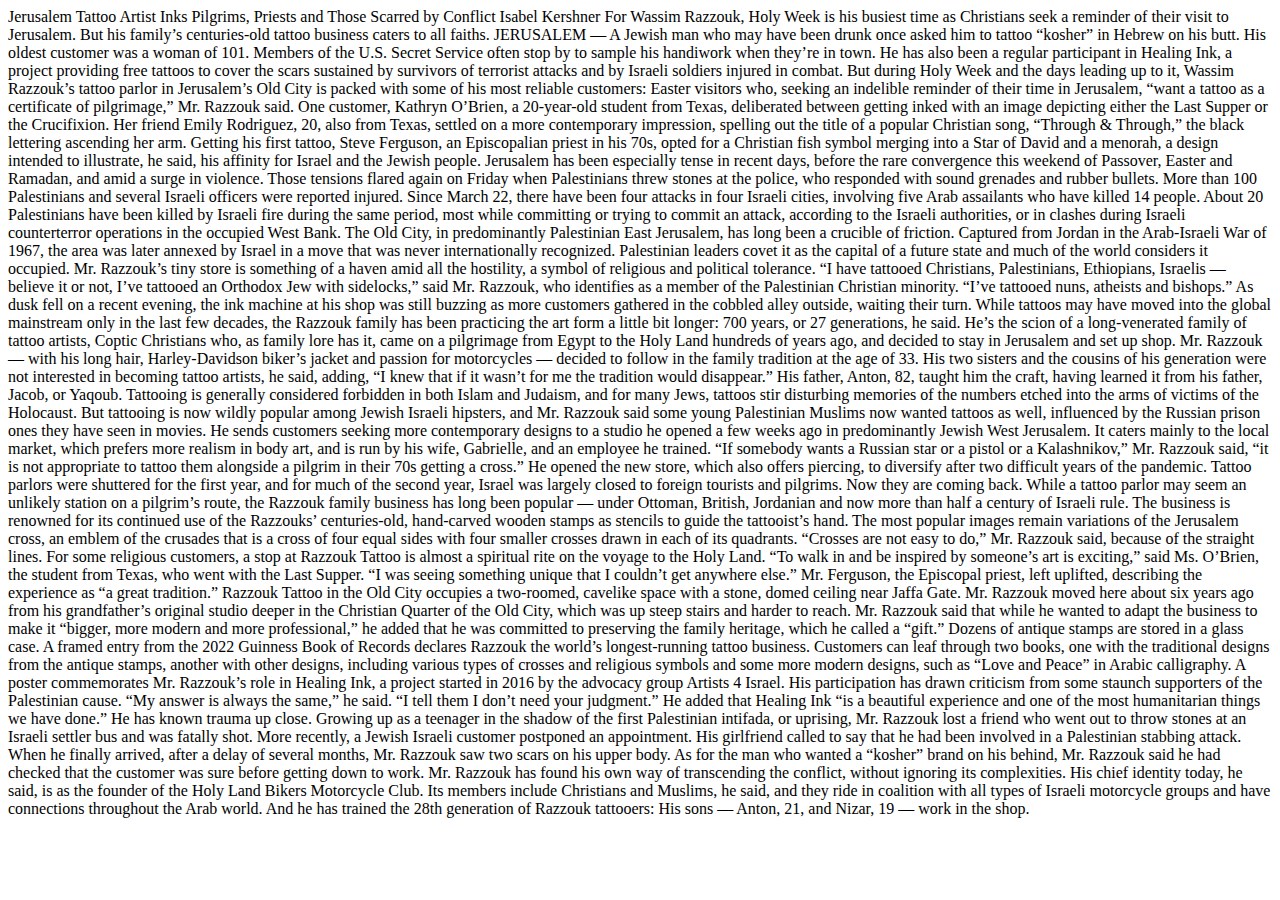
<file: midterm review/index.html>
<!DOCTYPE html>
<html lang="en">
    <head>
        <title></title>
        <link rel="styelsheet" tyep="text/css" herf="stylesheet.css">
    </head>
        <body>
            Jerusalem Tattoo Artist Inks Pilgrims, Priests and Those Scarred by Conflict
Isabel Kershner

For Wassim Razzouk, Holy Week is his busiest time as Christians seek a reminder of their visit to Jerusalem. But his family’s centuries-old tattoo business caters to all faiths.

JERUSALEM — A Jewish man who may have been drunk once asked him to tattoo “kosher” in Hebrew on his butt. His oldest customer was a woman of 101. Members of the U.S. Secret Service often stop by to sample his handiwork when they’re in town.

He has also been a regular participant in Healing Ink, a project providing free tattoos to cover the scars sustained by survivors of terrorist attacks and by Israeli soldiers injured in combat.

But during Holy Week and the days leading up to it, Wassim Razzouk’s tattoo parlor in Jerusalem’s Old City is packed with some of his most reliable customers: Easter visitors who, seeking an indelible reminder of their time in Jerusalem, “want a tattoo as a certificate of pilgrimage,” Mr. Razzouk said.

One customer, Kathryn O’Brien, a 20-year-old student from Texas, deliberated between getting inked with an image depicting either the Last Supper or the Crucifixion. Her friend Emily Rodriguez, 20, also from Texas, settled on a more contemporary impression, spelling out the title of a popular Christian song, “Through & Through,” the black lettering ascending her arm.

Getting his first tattoo, Steve Ferguson, an Episcopalian priest in his 70s, opted for a Christian fish symbol merging into a Star of David and a menorah, a design intended to illustrate, he said, his affinity for Israel and the Jewish people.

Jerusalem has been especially tense in recent days, before the rare convergence this weekend of Passover, Easter and Ramadan, and amid a surge in violence. Those tensions flared again on Friday when Palestinians threw stones at the police, who responded with sound grenades and rubber bullets. More than 100 Palestinians and several Israeli officers were reported injured.

Since March 22, there have been four attacks in four Israeli cities, involving five Arab assailants who have killed 14 people. About 20 Palestinians have been killed by Israeli fire during the same period, most while committing or trying to commit an attack, according to the Israeli authorities, or in clashes during Israeli counterterror operations in the occupied West Bank.

The Old City, in predominantly Palestinian East Jerusalem, has long been a crucible of friction. Captured from Jordan in the Arab-Israeli War of 1967, the area was later annexed by Israel in a move that was never internationally recognized. Palestinian leaders covet it as the capital of a future state and much of the world considers it occupied.

Mr. Razzouk’s tiny store is something of a haven amid all the hostility, a symbol of religious and political tolerance.

“I have tattooed Christians, Palestinians, Ethiopians, Israelis — believe it or not, I’ve tattooed an Orthodox Jew with sidelocks,” said Mr. Razzouk, who identifies as a member of the Palestinian Christian minority. “I’ve tattooed nuns, atheists and bishops.”

As dusk fell on a recent evening, the ink machine at his shop was still buzzing as more customers gathered in the cobbled alley outside, waiting their turn.

While tattoos may have moved into the global mainstream only in the last few decades, the Razzouk family has been practicing the art form a little bit longer: 700 years, or 27 generations, he said. He’s the scion of a long-venerated family of tattoo artists, Coptic Christians who, as family lore has it, came on a pilgrimage from Egypt to the Holy Land hundreds of years ago, and decided to stay in Jerusalem and set up shop.

Mr. Razzouk — with his long hair, Harley-Davidson biker’s jacket and passion for motorcycles — decided to follow in the family tradition at the age of 33. His two sisters and the cousins of his generation were not interested in becoming tattoo artists, he said, adding, “I knew that if it wasn’t for me the tradition would disappear.”

His father, Anton, 82, taught him the craft, having learned it from his father, Jacob, or Yaqoub.

Tattooing is generally considered forbidden in both Islam and Judaism, and for many Jews, tattoos stir disturbing memories of the numbers etched into the arms of victims of the Holocaust. But tattooing is now wildly popular among Jewish Israeli hipsters, and Mr. Razzouk said some young Palestinian Muslims now wanted tattoos as well, influenced by the Russian prison ones they have seen in movies.

He sends customers seeking more contemporary designs to a studio he opened a few weeks ago in predominantly Jewish West Jerusalem. It caters mainly to the local market, which prefers more realism in body art, and is run by his wife, Gabrielle, and an employee he trained.

“If somebody wants a Russian star or a pistol or a Kalashnikov,” Mr. Razzouk said, “it is not appropriate to tattoo them alongside a pilgrim in their 70s getting a cross.”

He opened the new store, which also offers piercing, to diversify after two difficult years of the pandemic. Tattoo parlors were shuttered for the first year, and for much of the second year, Israel was largely closed to foreign tourists and pilgrims.

Now they are coming back.

While a tattoo parlor may seem an unlikely station on a pilgrim’s route, the Razzouk family business has long been popular — under Ottoman, British, Jordanian and now more than half a century of Israeli rule.

The business is renowned for its continued use of the Razzouks’ centuries-old, hand-carved wooden stamps as stencils to guide the tattooist’s hand. The most popular images remain variations of the Jerusalem cross, an emblem of the crusades that is a cross of four equal sides with four smaller crosses drawn in each of its quadrants.

“Crosses are not easy to do,” Mr. Razzouk said, because of the straight lines.

For some religious customers, a stop at Razzouk Tattoo is almost a spiritual rite on the voyage to the Holy Land.

“To walk in and be inspired by someone’s art is exciting,” said Ms. O’Brien, the student from Texas, who went with the Last Supper. “I was seeing something unique that I couldn’t get anywhere else.”

Mr. Ferguson, the Episcopal priest, left uplifted, describing the experience as “a great tradition.”

Razzouk Tattoo in the Old City occupies a two-roomed, cavelike space with a stone, domed ceiling near Jaffa Gate. Mr. Razzouk moved here about six years ago from his grandfather’s original studio deeper in the Christian Quarter of the Old City, which was up steep stairs and harder to reach.

Mr. Razzouk said that while he wanted to adapt the business to make it “bigger, more modern and more professional,” he added that he was committed to preserving the family heritage, which he called a “gift.”

Dozens of antique stamps are stored in a glass case. A framed entry from the 2022 Guinness Book of Records declares Razzouk the world’s longest-running tattoo business.

Customers can leaf through two books, one with the traditional designs from the antique stamps, another with other designs, including various types of crosses and religious symbols and some more modern designs, such as “Love and Peace” in Arabic calligraphy.

A poster commemorates Mr. Razzouk’s role in Healing Ink, a project started in 2016 by the advocacy group Artists 4 Israel. His participation has drawn criticism from some staunch supporters of the Palestinian cause.

“My answer is always the same,” he said. “I tell them I don’t need your judgment.” He added that Healing Ink “is a beautiful experience and one of the most humanitarian things we have done.”

He has known trauma up close. Growing up as a teenager in the shadow of the first Palestinian intifada, or uprising, Mr. Razzouk lost a friend who went out to throw stones at an Israeli settler bus and was fatally shot.

More recently, a Jewish Israeli customer postponed an appointment. His girlfriend called to say that he had been involved in a Palestinian stabbing attack. When he finally arrived, after a delay of several months, Mr. Razzouk saw two scars on his upper body.

As for the man who wanted a “kosher” brand on his behind, Mr. Razzouk said he had checked that the customer was sure before getting down to work.

Mr. Razzouk has found his own way of transcending the conflict, without ignoring its complexities. His chief identity today, he said, is as the founder of the Holy Land Bikers Motorcycle Club. Its members include Christians and Muslims, he said, and they ride in coalition with all types of Israeli motorcycle groups and have connections throughout the Arab world.

And he has trained the 28th generation of Razzouk tattooers: His sons — Anton, 21, and Nizar, 19 — work in the shop.

        </body>
</html>
</file>
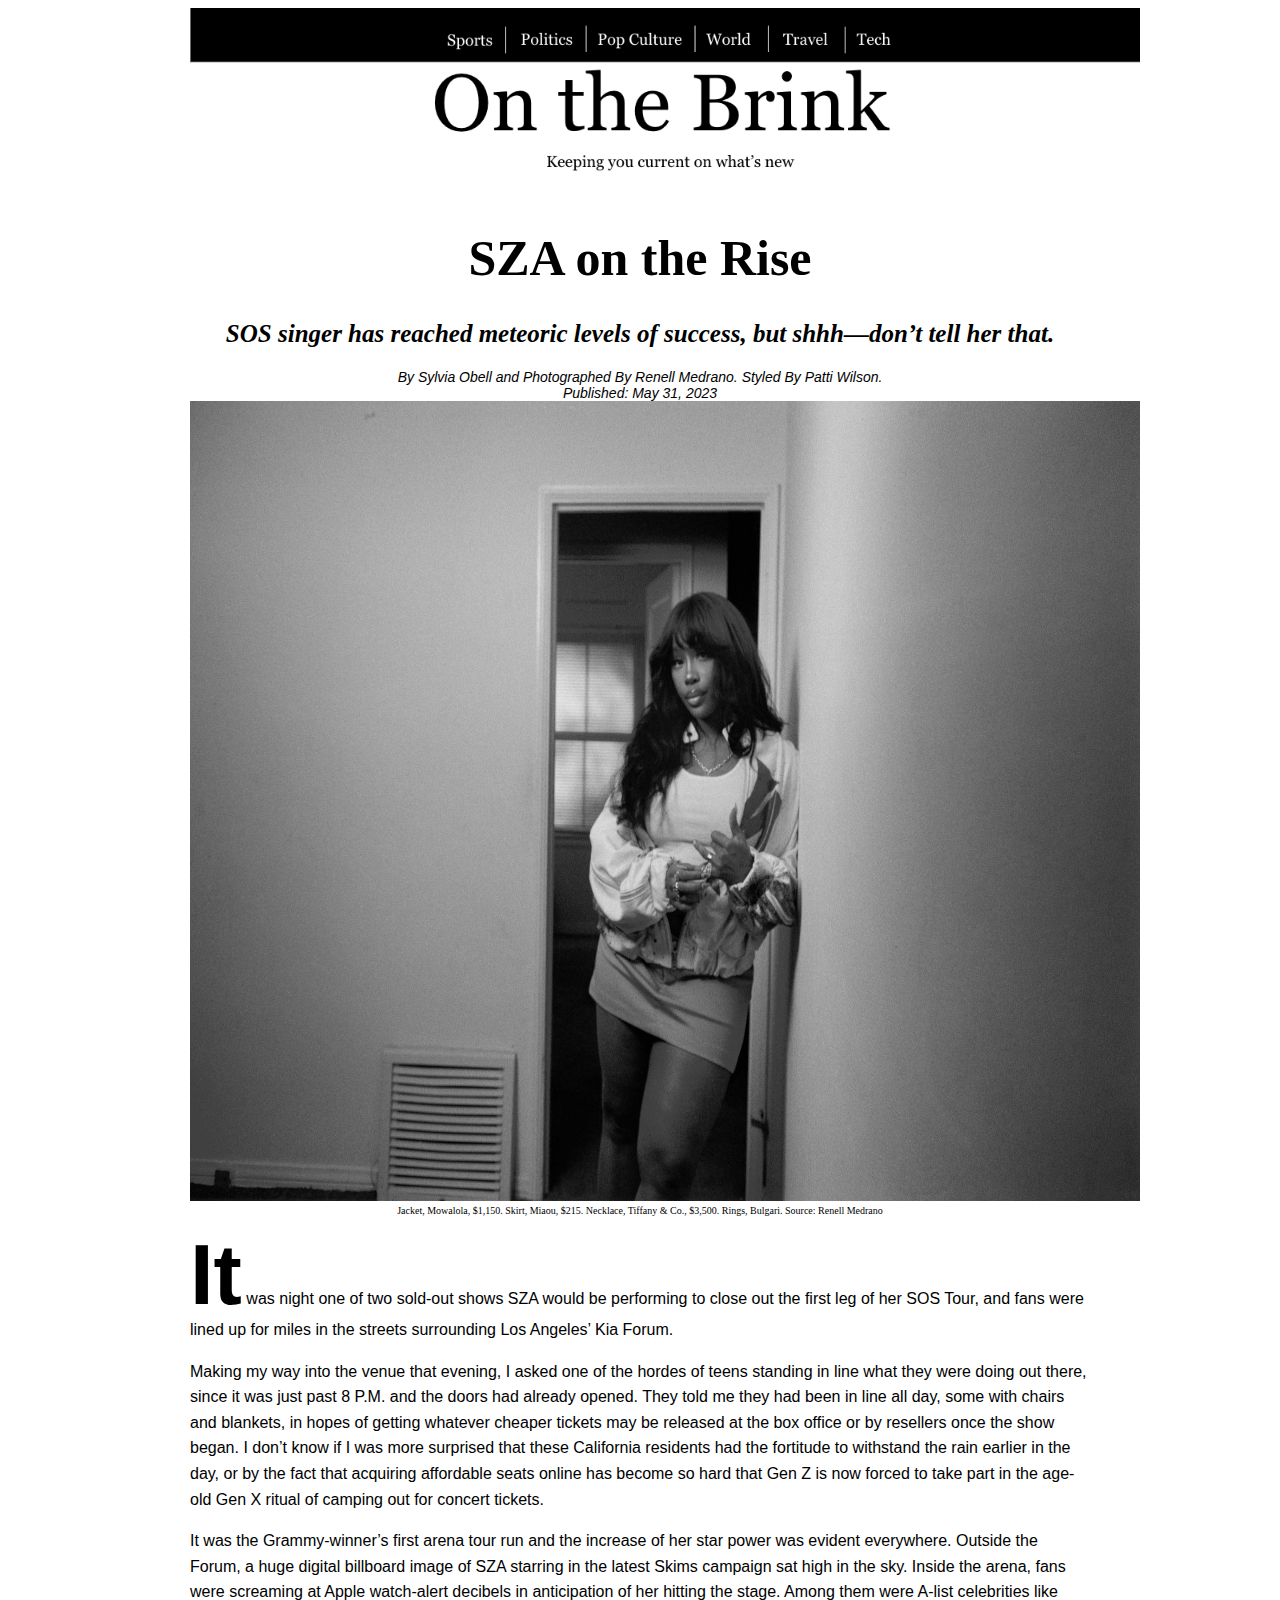
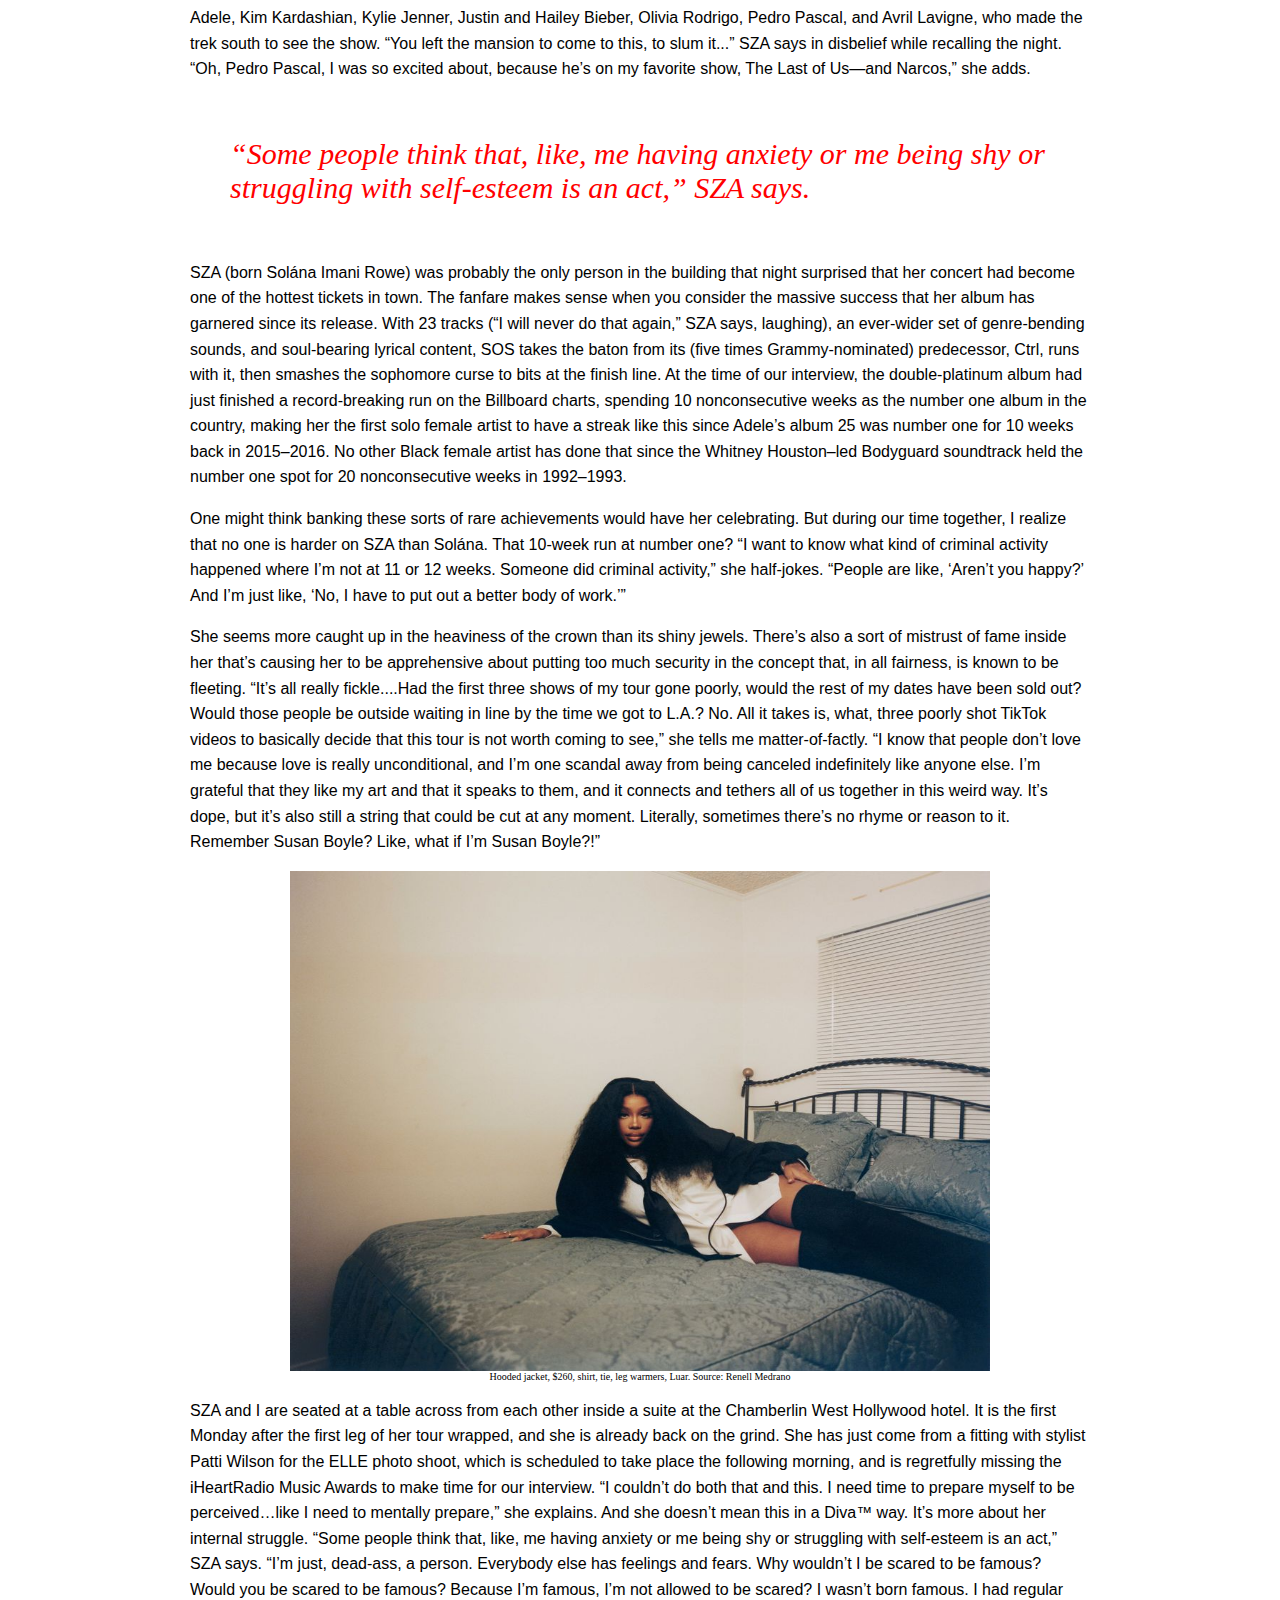
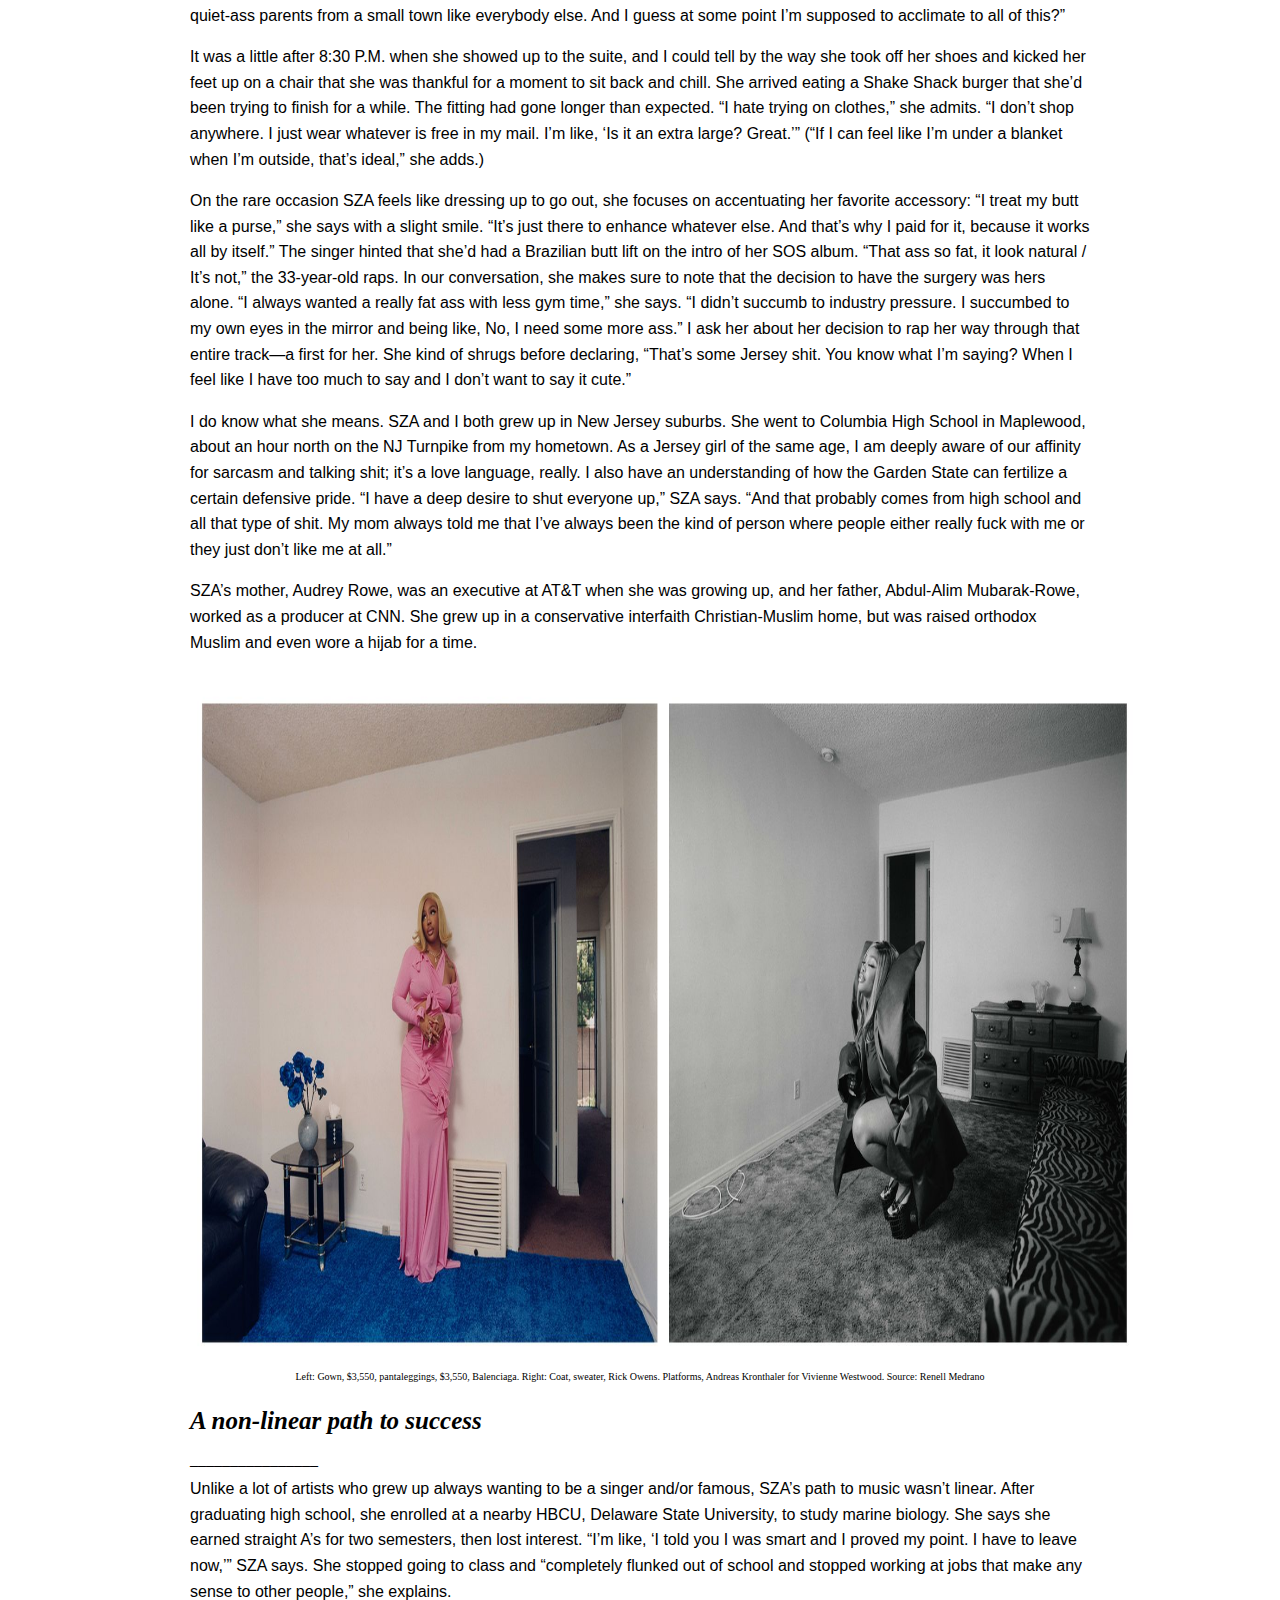
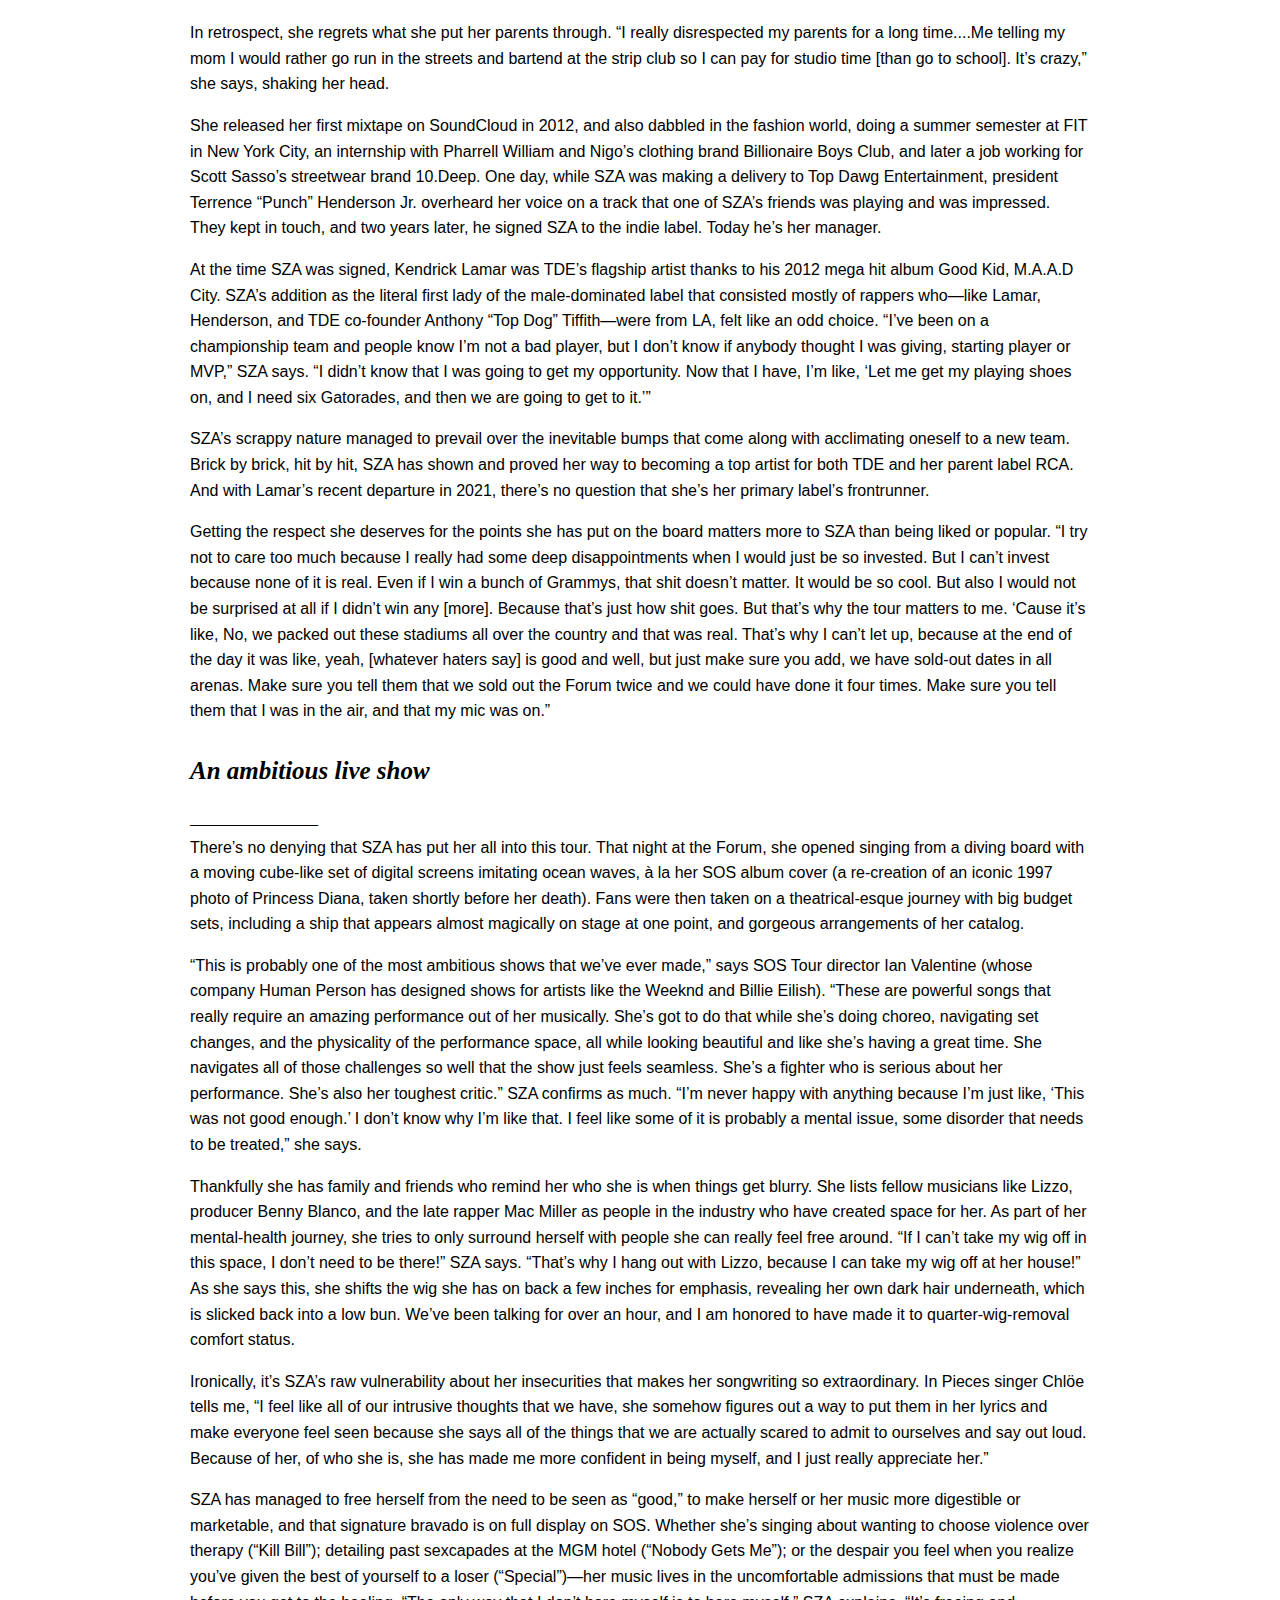
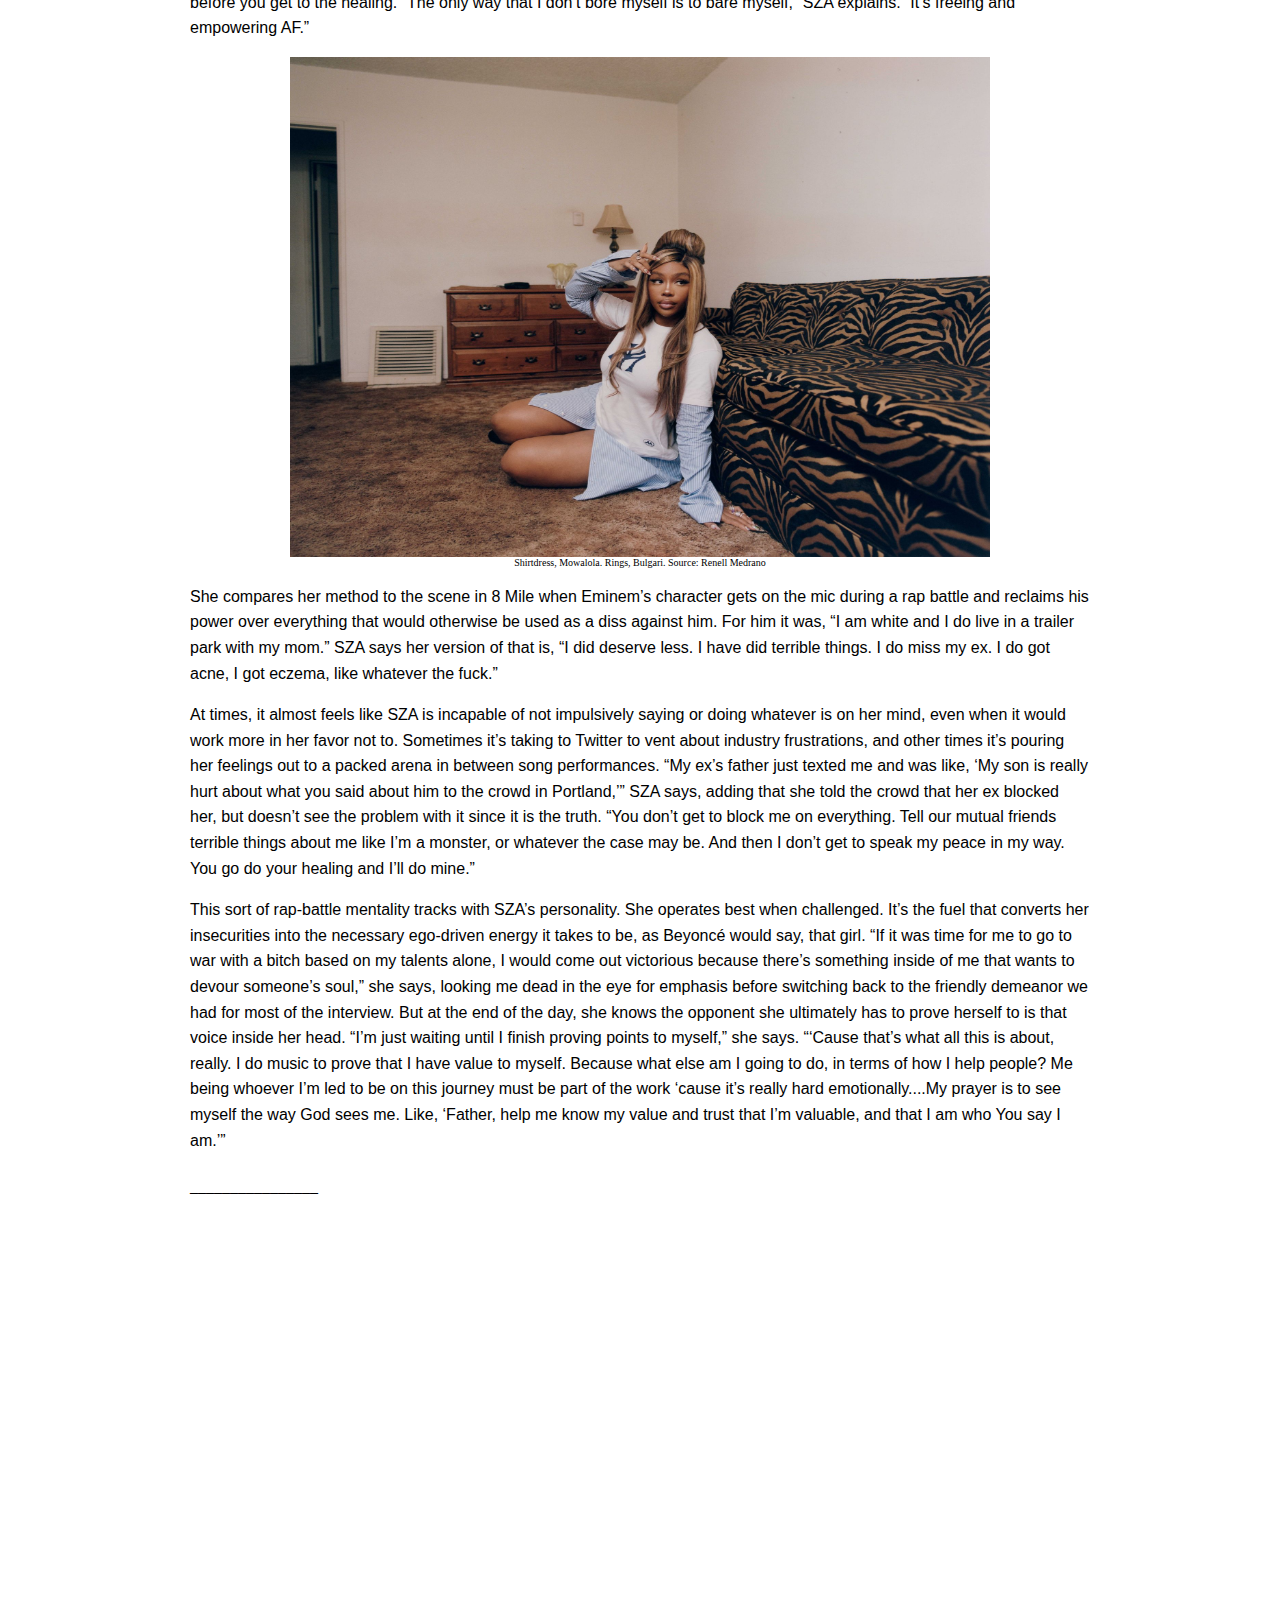
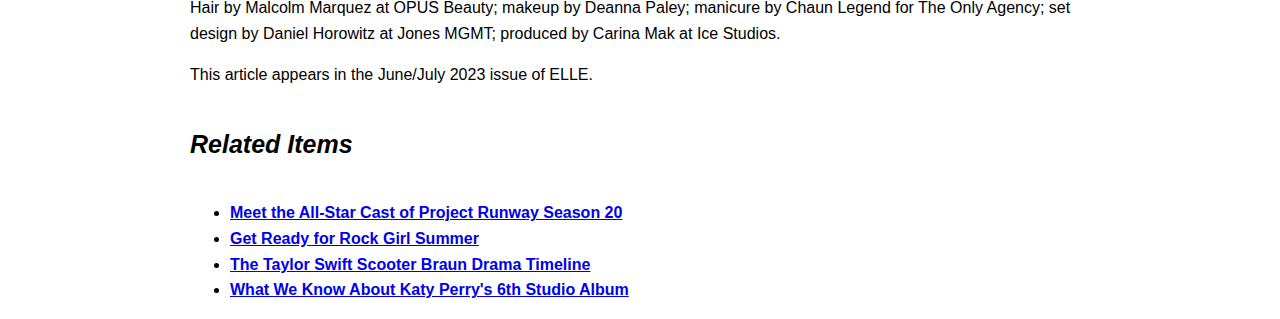
<file: midterm/index.html>
<!DOCTYPE html>
<html lang="en">
    <head>
        <meta charset="utf-8">
        <meta name="viewpoint" content="width=device-width, initial-scale=1.0">
        <title>On the Brink</title>
        <link rel="stylesheet" type="text/css" href="stylesheet.css">
    </head>
<!--below is my code for my midterm where I have put all of the body text and made paragraphs according to the original text using the p tag-->
    <body>
        <div id="div-wrapper">
        <img src="masthead.png" alt="masthead" class="masthead">
     
<h1> SZA on the Rise </h1>
<h2>SOS singer has reached meteoric levels of success, but shhh—don’t tell her that.</h2>
<div 
    id="byline">By Sylvia Obell and Photographed By Renell Medrano. Styled By Patti Wilson. <br> Published: May 31, 2023<br>
</div>

<div class="image">
    <img src="images/sza4.jpg" alt="SZA standing in a doorway leaning against a door" width="950" height="800">
<div id="caption1">Jacket, Mowalola, $1,150. Skirt, Miaou, $215. Necklace, Tiffany & Co., $3,500. Rings, Bulgari. Source: Renell Medrano</div>  
</div>

<p> <strong>It</strong> was night one of two sold-out shows SZA would be performing to close out the first leg of her SOS Tour, and fans were lined up for miles in the streets surrounding Los Angeles’ Kia Forum.</p>

<p> Making my way into the venue that evening, I asked one of the hordes of teens standing in line what they were doing out there, since it was just past 8 P.M. and the doors had already opened. They told me they had been in line all day, some with chairs and blankets, in hopes of getting whatever cheaper tickets may be released at the box office or by resellers once the show began. I don’t know if I was more surprised that these California residents had the fortitude to withstand the rain earlier in the day, or by the fact that acquiring affordable seats online has become so hard that Gen Z is now forced to take part in the age-old Gen X ritual of camping out for concert tickets.</p>

<p> It was the Grammy-winner’s first arena tour run and the increase of her star power was evident everywhere. Outside the Forum, a huge digital billboard image of SZA starring in the latest Skims campaign sat high in the sky. Inside the arena, fans were screaming at Apple watch-alert decibels in anticipation of her hitting the stage. Among them were A-list celebrities like Adele, Kim Kardashian, Kylie Jenner, Justin and Hailey Bieber, Olivia Rodrigo, Pedro Pascal, and Avril Lavigne, who made the trek south to see the show. “You left the mansion to come to this, to slum it...” SZA says in disbelief while recalling the night. “Oh, Pedro Pascal, I was so excited about, because he’s on my favorite show, The Last of Us—and Narcos,” she adds.</p>

<blockquote>“Some people think that, like, me having anxiety or me being shy or struggling with self-esteem is an act,” SZA says.</blockquote>

<p> SZA (born Solána Imani Rowe) was probably the only person in the building that night surprised that her concert had become one of the hottest tickets in town. The fanfare makes sense when you consider the massive success that her album has garnered since its release. With 23 tracks (“I will never do that again,” SZA says, laughing), an ever-wider set of genre-bending sounds, and soul-bearing lyrical content, SOS takes the baton from its (five times Grammy-nominated) predecessor, Ctrl, runs with it, then smashes the sophomore curse to bits at the finish line. At the time of our interview, the double-platinum album had just finished a record-breaking run on the Billboard charts, spending 10 nonconsecutive weeks as the number one album in the country, making her the first solo female artist to have a streak like this since Adele’s album 25 was number one for 10 weeks back in 2015–2016. No other Black female artist has done that since the Whitney Houston–led Bodyguard soundtrack held the number one spot for 20 nonconsecutive weeks in 1992–1993.</p>


<p> One might think banking these sorts of rare achievements would have her celebrating. But during our time together, I realize that no one is harder on SZA than Solána. That 10-week run at number one? “I want to know what kind of criminal activity happened where I’m not at 11 or 12 weeks. Someone did criminal activity,” she half-jokes. “People are like, ‘Aren’t you happy?’ And I’m just like, ‘No, I have to put out a better body of work.’”</p>


<p> She seems more caught up in the heaviness of the crown than its shiny jewels. There’s also a sort of mistrust of fame inside her that’s causing her to be apprehensive about putting too much security in the concept that, in all fairness, is known to be fleeting. “It’s all really fickle....Had the first three shows of my tour gone poorly, would the rest of my dates have been sold out? Would those people be outside waiting in line by the time we got to L.A.? No. All it takes is, what, three poorly shot TikTok videos to basically decide that this tour is not worth coming to see,” she tells me matter-of-factly. “I know that people don’t love me because love is really unconditional, and I’m one scandal away from being canceled indefinitely like anyone else. I’m grateful that they like my art and that it speaks to them, and it connects and tethers all of us together in this weird way. It’s dope, but it’s also still a string that could be cut at any moment. Literally, sometimes there’s no rhyme or reason to it. Remember Susan Boyle? Like, what if I’m Susan Boyle?!”</p>

<div class="image">
    <img src="images/sza2.jpg" alt="SZA laying on a wireframe bed on her side" width="700" height="500" class="center">
<div id="caption2">Hooded jacket, $260, shirt, tie, leg warmers, Luar. Source: Renell Medrano</div> 
</div>

<p> SZA and I are seated at a table across from each other inside a suite at the Chamberlin West Hollywood hotel. It is the first Monday after the first leg of her tour wrapped, and she is already back on the grind. She has just come from a fitting with stylist Patti Wilson for the ELLE photo shoot, which is scheduled to take place the following morning, and is regretfully missing the iHeartRadio Music Awards to make time for our interview. “I couldn’t do both that and this. I need time to prepare myself to be perceived…like I need to mentally prepare,” she explains. And she doesn’t mean this in a Diva™ way. It’s more about her internal struggle. “Some people think that, like, me having anxiety or me being shy or struggling with self-esteem is an act,” SZA says. “I’m just, dead-ass, a person. Everybody else has feelings and fears. Why wouldn’t I be scared to be famous? Would you be scared to be famous? Because I’m famous, I’m not allowed to be scared? I wasn’t born famous. I had regular quiet-ass parents from a small town like everybody else. And I guess at some point I’m supposed to acclimate to all of this?”</p>

<p> It was a little after 8:30 P.M. when she showed up to the suite, and I could tell by the way she took off her shoes and kicked her feet up on a chair that she was thankful for a moment to sit back and chill. She arrived eating a Shake Shack burger that she’d been trying to finish for a while. The fitting had gone longer than expected. “I hate trying on clothes,” she admits. “I don’t shop anywhere. I just wear whatever is free in my mail. I’m like, ‘Is it an extra large? Great.’” (“If I can feel like I’m under a blanket when I’m outside, that’s ideal,” she adds.)</p>

<p> On the rare occasion SZA feels like dressing up to go out, she focuses on accentuating her favorite accessory: “I treat my butt like a purse,” she says with a slight smile. “It’s just there to enhance whatever else. And that’s why I paid for it, because it works all by itself.” The singer hinted that she’d had a Brazilian butt lift on the intro of her SOS album. “That ass so fat, it look natural / It’s not,” the 33-year-old raps. In our conversation, she makes sure to note that the decision to have the surgery was hers alone. “I always wanted a really fat ass with less gym time,” she says. “I didn’t succumb to industry pressure. I succumbed to my own eyes in the mirror and being like, No, I need some more ass.” I ask her about her decision to rap her way through that entire track—a first for her. She kind of shrugs before declaring, “That’s some Jersey shit. You know what I’m saying? When I feel like I have too much to say and I don’t want to say it cute.”</p>

<p> I do know what she means. SZA and I both grew up in New Jersey suburbs. She went to Columbia High School in Maplewood, about an hour north on the NJ Turnpike from my hometown. As a Jersey girl of the same age, I am deeply aware of our affinity for sarcasm and talking shit; it’s a love language, really. I also have an understanding of how the Garden State can fertilize a certain defensive pride. “I have a deep desire to shut everyone up,” SZA says. “And that probably comes from high school and all that type of shit. My mom always told me that I’ve always been the kind of person where people either really fuck with me or they just don’t like me at all.”</p>

<p> SZA’s mother, Audrey Rowe, was an executive at AT&T when she was growing up, and her father, Abdul-Alim Mubarak-Rowe, worked as a producer at CNN. She grew up in a conservative interfaith Christian-Muslim home, but was raised orthodox Muslim and even wore a hijab for a time.</p>


<div class="image">
    <img src="images/sza6.jpg" alt="two images in a split screen view where one is in color and she is standing and the other is in black and white and she is crouching" width="950" height="700" class="center">
<div id="caption3">Left: Gown, $3,550, pantaleggings, $3,550, Balenciaga. Right: Coat, sweater, Rick Owens. Platforms, Andreas Kronthaler for Vivienne Westwood. Source: Renell Medrano</div>
</div>

<h3> A non-linear path to success</h3> <div class="line">________________</div>

<p> Unlike a lot of artists who grew up always wanting to be a singer and/or famous, SZA’s path to music wasn’t linear. After graduating high school, she enrolled at a nearby HBCU, Delaware State University, to study marine biology. She says she earned straight A’s for two semesters, then lost interest. “I’m like, ‘I told you I was smart and I proved my point. I have to leave now,’” SZA says. She stopped going to class and “completely flunked out of school and stopped working at jobs that make any sense to other people,” she explains.</p>

<p> In retrospect, she regrets what she put her parents through. “I really disrespected my parents for a long time....Me telling my mom I would rather go run in the streets and bartend at the strip club so I can pay for studio time [than go to school]. It’s crazy,” she says, shaking her head.</p>

<p> She released her first mixtape on SoundCloud in 2012, and also dabbled in the fashion world, doing a summer semester at FIT in New York City, an internship with Pharrell William and Nigo’s clothing brand Billionaire Boys Club, and later a job working for Scott Sasso’s streetwear brand 10.Deep. One day, while SZA was making a delivery to Top Dawg Entertainment, president Terrence “Punch” Henderson Jr. overheard her voice on a track that one of SZA’s friends was playing and was impressed. They kept in touch, and two years later, he signed SZA to the indie label. Today he’s her manager.</p>

<p> At the time SZA was signed, Kendrick Lamar was TDE’s flagship artist thanks to his 2012 mega hit album Good Kid, M.A.A.D City. SZA’s addition as the literal first lady of the male-dominated label that consisted mostly of rappers who—like Lamar, Henderson, and TDE co-founder Anthony “Top Dog” Tiffith—were from LA, felt like an odd choice. “I’ve been on a championship team and people know I’m not a bad player, but I don’t know if anybody thought I was giving, starting player or MVP,” SZA says. “I didn’t know that I was going to get my opportunity. Now that I have, I’m like, ‘Let me get my playing shoes on, and I need six Gatorades, and then we are going to get to it.’”</p>

<p> SZA’s scrappy nature managed to prevail over the inevitable bumps that come along with acclimating oneself to a new team. Brick by brick, hit by hit, SZA has shown and proved her way to becoming a top artist for both TDE and her parent label RCA. And with Lamar’s recent departure in 2021, there’s no question that she’s her primary label’s frontrunner.</p>

<p> Getting the respect she deserves for the points she has put on the board matters more to SZA than being liked or popular. “I try not to care too much because I really had some deep disappointments when I would just be so invested. But I can’t invest because none of it is real. Even if I win a bunch of Grammys, that shit doesn’t matter. It would be so cool. But also I would not be surprised at all if I didn’t win any [more]. Because that’s just how shit goes. But that’s why the tour matters to me. ‘Cause it’s like, No, we packed out these stadiums all over the country and that was real. That’s why I can’t let up, because at the end of the day it was like, yeah, [whatever haters say] is good and well, but just make sure you add, we have sold-out dates in all arenas. Make sure you tell them that we sold out the Forum twice and we could have done it four times. Make sure you tell them that I was in the air, and that my mic was on.”</p>


<h4> An ambitious live show</h4> <div class="line">________________</div>

<p> There’s no denying that SZA has put her all into this tour. That night at the Forum, she opened singing from a diving board with a moving cube-like set of digital screens imitating ocean waves, à la her SOS album cover (a re-creation of an iconic 1997 photo of Princess Diana, taken shortly before her death). Fans were then taken on a theatrical-esque journey with big budget sets, including a ship that appears almost magically on stage at one point, and gorgeous arrangements of her catalog.</p>

<p> “This is probably one of the most ambitious shows that we’ve ever made,” says SOS Tour director Ian Valentine (whose company Human Person has designed shows for artists like the Weeknd and Billie Eilish). “These are powerful songs that really require an amazing performance out of her musically. She’s got to do that while she’s doing choreo, navigating set changes, and the physicality of the performance space, all while looking beautiful and like she’s having a great time. She navigates all of those challenges so well that the show just feels seamless. She’s a fighter who is serious about her performance. She’s also her toughest critic.” SZA confirms as much. “I’m never happy with anything because I’m just like, ‘This was not good enough.’ I don’t know why I’m like that. I feel like some of it is probably a mental issue, some disorder that needs to be treated,” she says.</p>

<p> Thankfully she has family and friends who remind her who she is when things get blurry. She lists fellow musicians like Lizzo, producer Benny Blanco, and the late rapper Mac Miller as people in the industry who have created space for her. As part of her mental-health journey, she tries to only surround herself with people she can really feel free around. “If I can’t take my wig off in this space, I don’t need to be there!” SZA says. “That’s why I hang out with Lizzo, because I can take my wig off at her house!” As she says this, she shifts the wig she has on back a few inches for emphasis, revealing her own dark hair underneath, which is slicked back into a low bun. We’ve been talking for over an hour, and I am honored to have made it to quarter-wig-removal comfort status.</p>

<p> Ironically, it’s SZA’s raw vulnerability about her insecurities that makes her songwriting so extraordinary. In Pieces singer Chlöe tells me, “I feel like all of our intrusive thoughts that we have, she somehow figures out a way to put them in her lyrics and make everyone feel seen because she says all of the things that we are actually scared to admit to ourselves and say out loud. Because of her, of who she is, she has made me more confident in being myself, and I just really appreciate her.”</p>

<p> SZA has managed to free herself from the need to be seen as “good,” to make herself or her music more digestible or marketable, and that signature bravado is on full display on SOS. Whether she’s singing about wanting to choose violence over therapy (“Kill Bill”); detailing past sexcapades at the MGM hotel (“Nobody Gets Me”); or the despair you feel when you realize you’ve given the best of yourself to a loser (“Special”)—her music lives in the uncomfortable admissions that must be made before you get to the healing. “The only way that I don’t bore myself is to bare myself,” SZA explains. “It’s freeing and empowering AF.”</p>

<div class="image">
        <img src="images/sza1.jpg" alt="SZA sitting on the ground with her hand fixing her hair" width="700" height="500" class="center">
<div id="caption4">Shirtdress, Mowalola. Rings, Bulgari. Source: Renell Medrano</div>
</div>

<p> She compares her method to the scene in 8 Mile when Eminem’s character gets on the mic during a rap battle and reclaims his power over everything that would otherwise be used as a diss against him. For him it was, “I am white and I do live in a trailer park with my mom.” SZA says her version of that is, “I did deserve less. I have did terrible things. I do miss my ex. I do got acne, I got eczema, like whatever the fuck.”</p>

<p> At times, it almost feels like SZA is incapable of not impulsively saying or doing whatever is on her mind, even when it would work more in her favor not to. Sometimes it’s taking to Twitter to vent about industry frustrations, and other times it’s pouring her feelings out to a packed arena in between song performances. “My ex’s father just texted me and was like, ‘My son is really hurt about what you said about him to the crowd in Portland,’” SZA says, adding that she told the crowd that her ex blocked her, but doesn’t see the problem with it since it is the truth. “You don’t get to block me on everything. Tell our mutual friends terrible things about me like I’m a monster, or whatever the case may be. And then I don’t get to speak my peace in my way. You go do your healing and I’ll do mine.”</p>

<p> This sort of rap-battle mentality tracks with SZA’s personality. She operates best when challenged. It’s the fuel that converts her insecurities into the necessary ego-driven energy it takes to be, as Beyoncé would say, that girl. “If it was time for me to go to war with a bitch based on my talents alone, I would come out victorious because there’s something inside of me that wants to devour someone’s soul,” she says, looking me dead in the eye for emphasis before switching back to the friendly demeanor we had for most of the interview. But at the end of the day, she knows the opponent she ultimately has to prove herself to is that voice inside her head. “I’m just waiting until I finish proving points to myself,” she says. “‘Cause that’s what all this is about, really. I do music to prove that I have value to myself. Because what else am I going to do, in terms of how I help people? Me being whoever I’m led to be on this journey must be part of the work ‘cause it’s really hard emotionally....My prayer is to see myself the way God sees me. Like, ‘Father, help me know my value and trust that I’m valuable, and that I am who You say I am.’”</p>

<br><div class="line">________________</div><br>

<br>
<iframe style="border-radius:12px"
src="https://open.spotify.com/embed/album/07w0rG5TETcyihsEIZR3qG?utm_source=g enerator"
width="100%" height="352" frameBorder="0" allowfullscreen="" allow="autoplay; clipboard-write; encrypted-media; fullscreen; picture-in-picture" loading="lazy"></iframe>
<br>

<p> Hair by Malcolm Marquez at OPUS Beauty; makeup by Deanna Paley; manicure by Chaun Legend for The Only Agency; set design by Daniel Horowitz at Jones MGMT; produced by Carina Mak at Ice Studios.</p>

<p> This article appears in the June/July 2023 issue of ELLE.</p>

<h5>Related Items</h5>
<ul>
    <li><a href="https://www.elle.com/fashion/a44109424/project-runway-season-20-cast-all-star-designers/" target="_blank">Meet the All-Star Cast of Project Runway Season 20</a></li>
    <li><a href="https://www.elle.com/fashion/a43853858/rock-style-trend-2023/" target="_blank">Get Ready for Rock Girl Summer</a></li>
    <li><a href="https://www.elle.com/culture/celebrities/a29811842/taylor-swift-scooter-braun-drama-timeline/" target="_blank">The Taylor Swift Scooter Braun Drama Timeline</a></li>
    <li><a href="https://www.elle.com/culture/music/a61144876/katy-perry-sixth-album-songs-release-date/" target="_blank">What We Know About Katy Perry's 6th Studio Album</a></li>
</ul>
</div>
    </body>
</html>
</file>
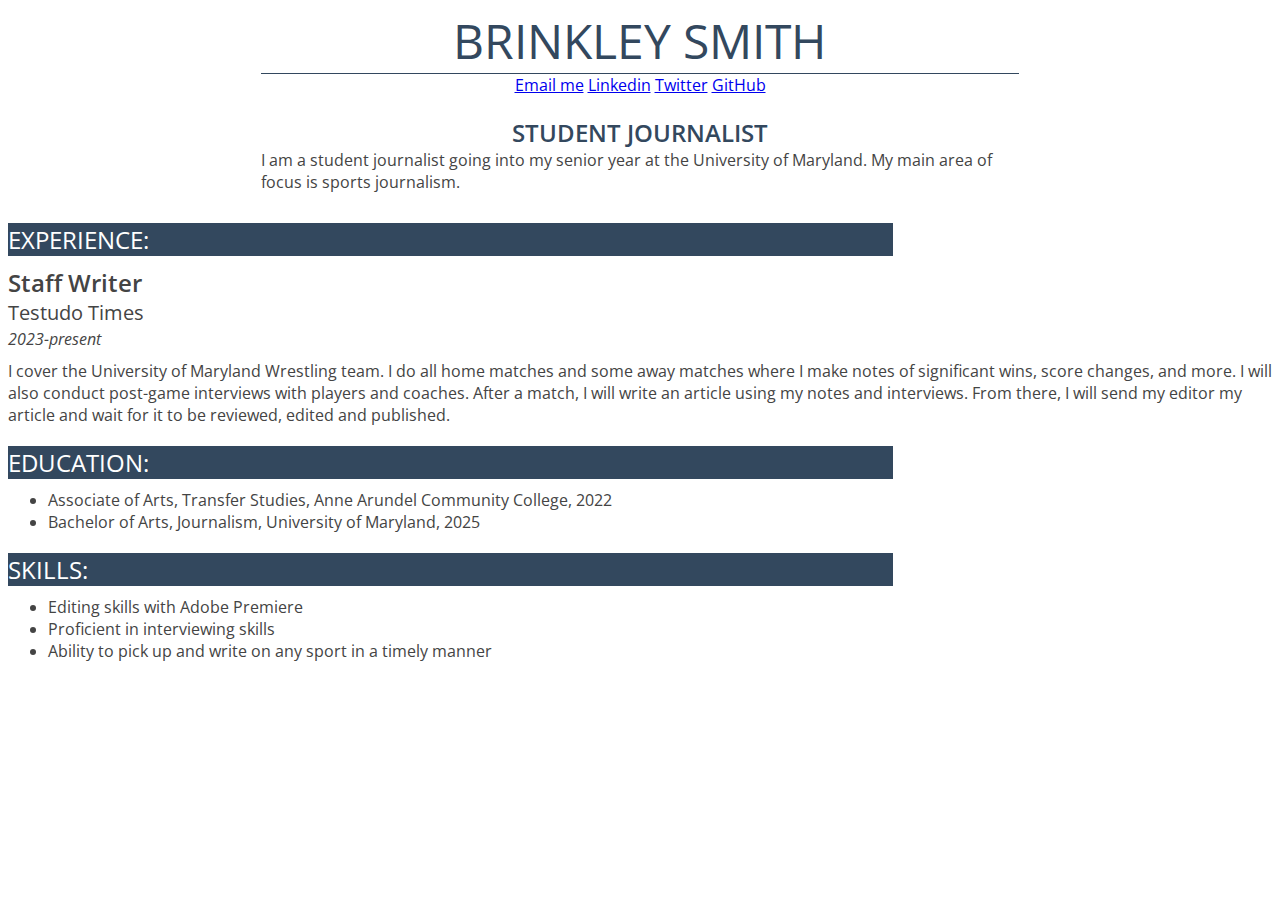
<file: resume-new/index.html>
<!DOCTYPE html>
<html lang="en"

	<head>
		<title>Brinkley Smith's Resume</title>
		<link rel="stylesheet" type="text/css" href="style.css">
		<link rel="preconnect" href="https://fonts.googleapis.com">
		<link rel="preconnect" href="https://fonts.gstatic.com" crossorigin>
		<link href="https://fonts.googleapis.com/css2?family=Open+Sans:ital,wght@0,300..800;1,300..800&display=swap" rel="stylesheet">
		<meta name="viewpoint" comtent="width=device-width, initial-scale=1.0">
	</head>

<body id="container">
<!--I built this myself-->

	<div id="name">Brinkley Smith</div>

<!--
	<img src="brinkley.jpg" width="300px">
-->

<ul class="menu">
	<li><a href="mailto:brinks28@terpmail.umd.edu">Email me</a></li>	
	<li><a href="https://www.linkedin.com/in/brinkley-smith-3b4023292/">Linkedin</a></li>
	<li><a href="https://x.com/Brinkleysmith28">Twitter</a></li>
	<li><a href="https://github.com/Brinkleysmith28">GitHub</a></li>
</ul>

<div id="title">Student Journalist</div>

<p class="top">I am a student journalist going into my senior year at the University of Maryland. My main area of focus is sports journalism.</p> 

<div class="sectionheader">Experience:</div>
	<div class="jobtitle">Staff Writer</div>
	<div class="organization">Testudo Times</div>
	<div class="date">2023-present</div>
	<p class="description">I cover the University of Maryland Wrestling team. I do all home matches and some away matches where I make notes of significant wins, score changes, and more. I will also conduct post-game interviews with players and coaches. After a match, I will write an article using my notes and interviews. From there, I will send my editor my article and wait for it to be reviewed, edited and published.</p>
</div>

<div class="sectionheader">Education:</div>
	<ul id="degrees">
		<li>Associate of Arts, Transfer Studies, Anne Arundel Community College, 2022</li>
		<li>Bachelor of Arts, Journalism, University of Maryland, 2025</li>
	</ul>


<div class="sectionheader">Skills:</div>
	<ul id="do">
		<li>Editing skills with Adobe Premiere</li>
		<li>Proficient in interviewing skills</li>
		<li>Ability to pick up and write on any sport in a timely manner</li>
	</ul>

</body>

</html>
</file>
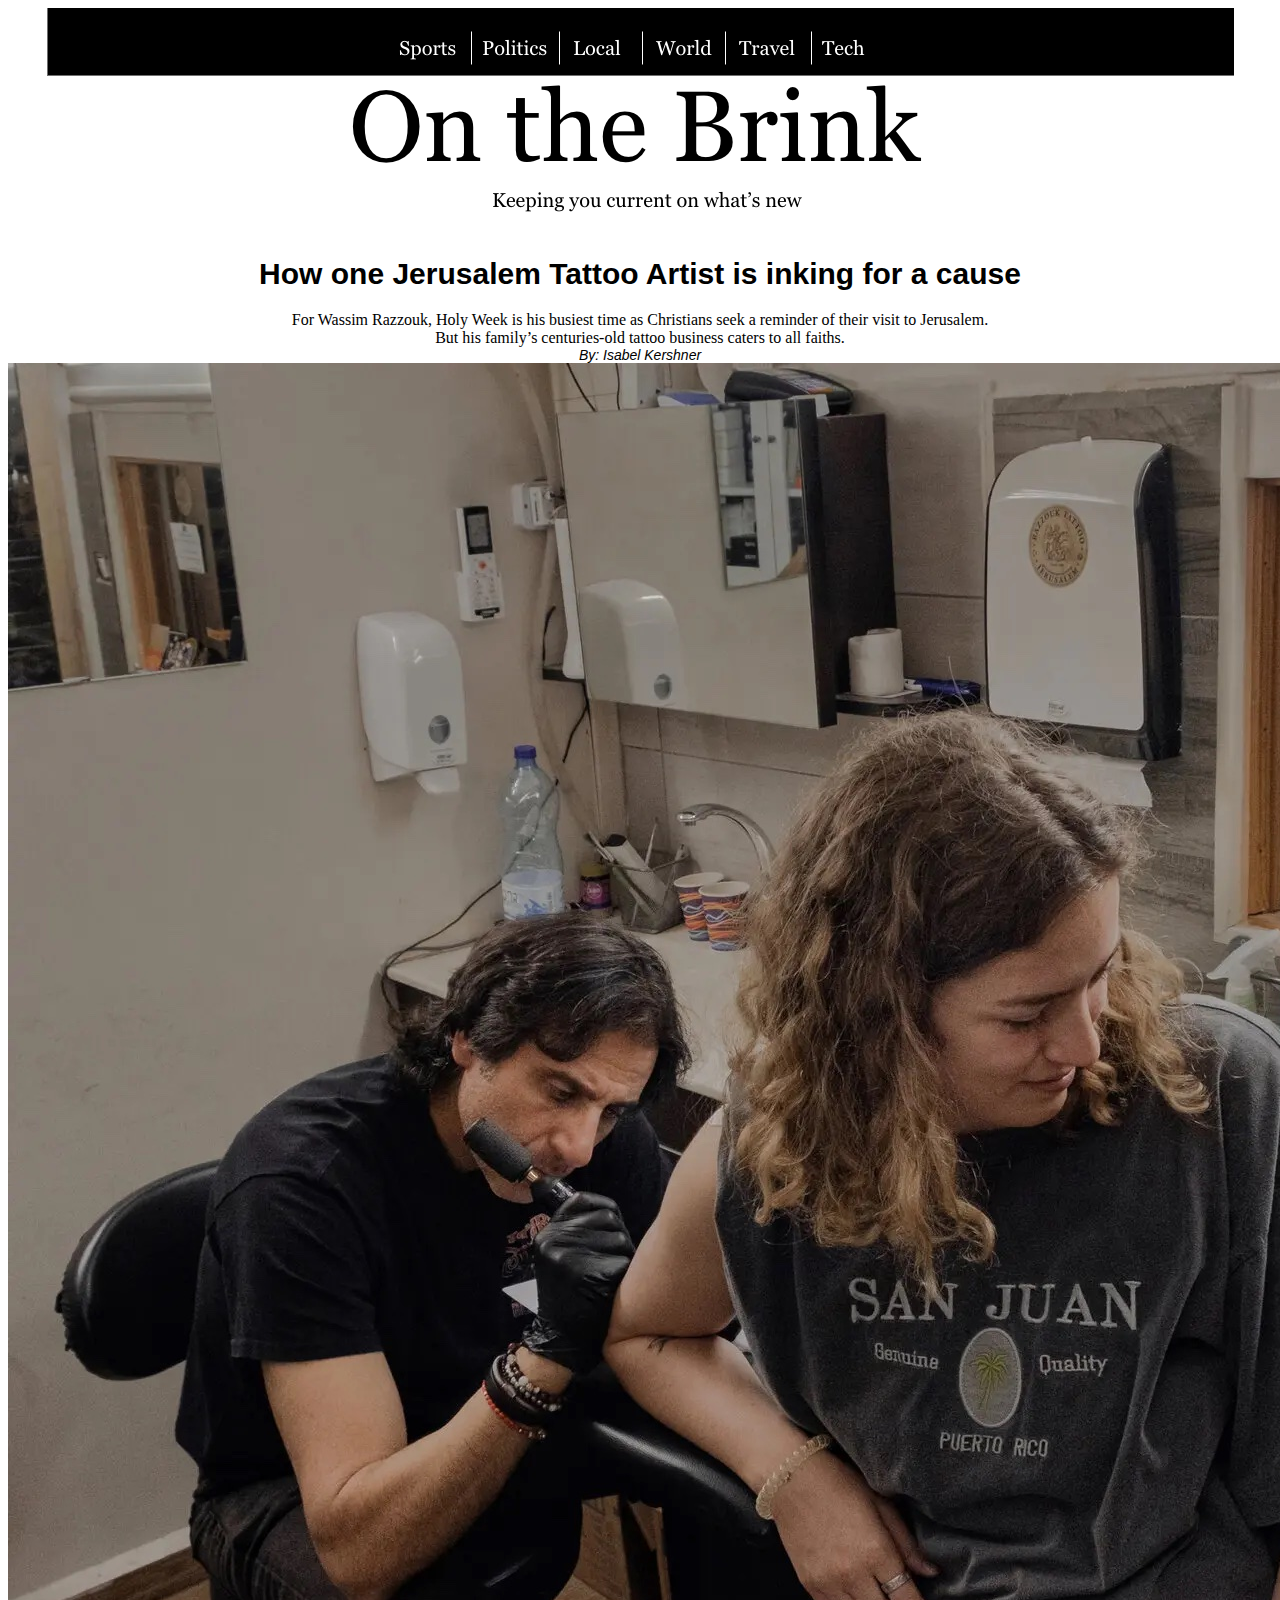
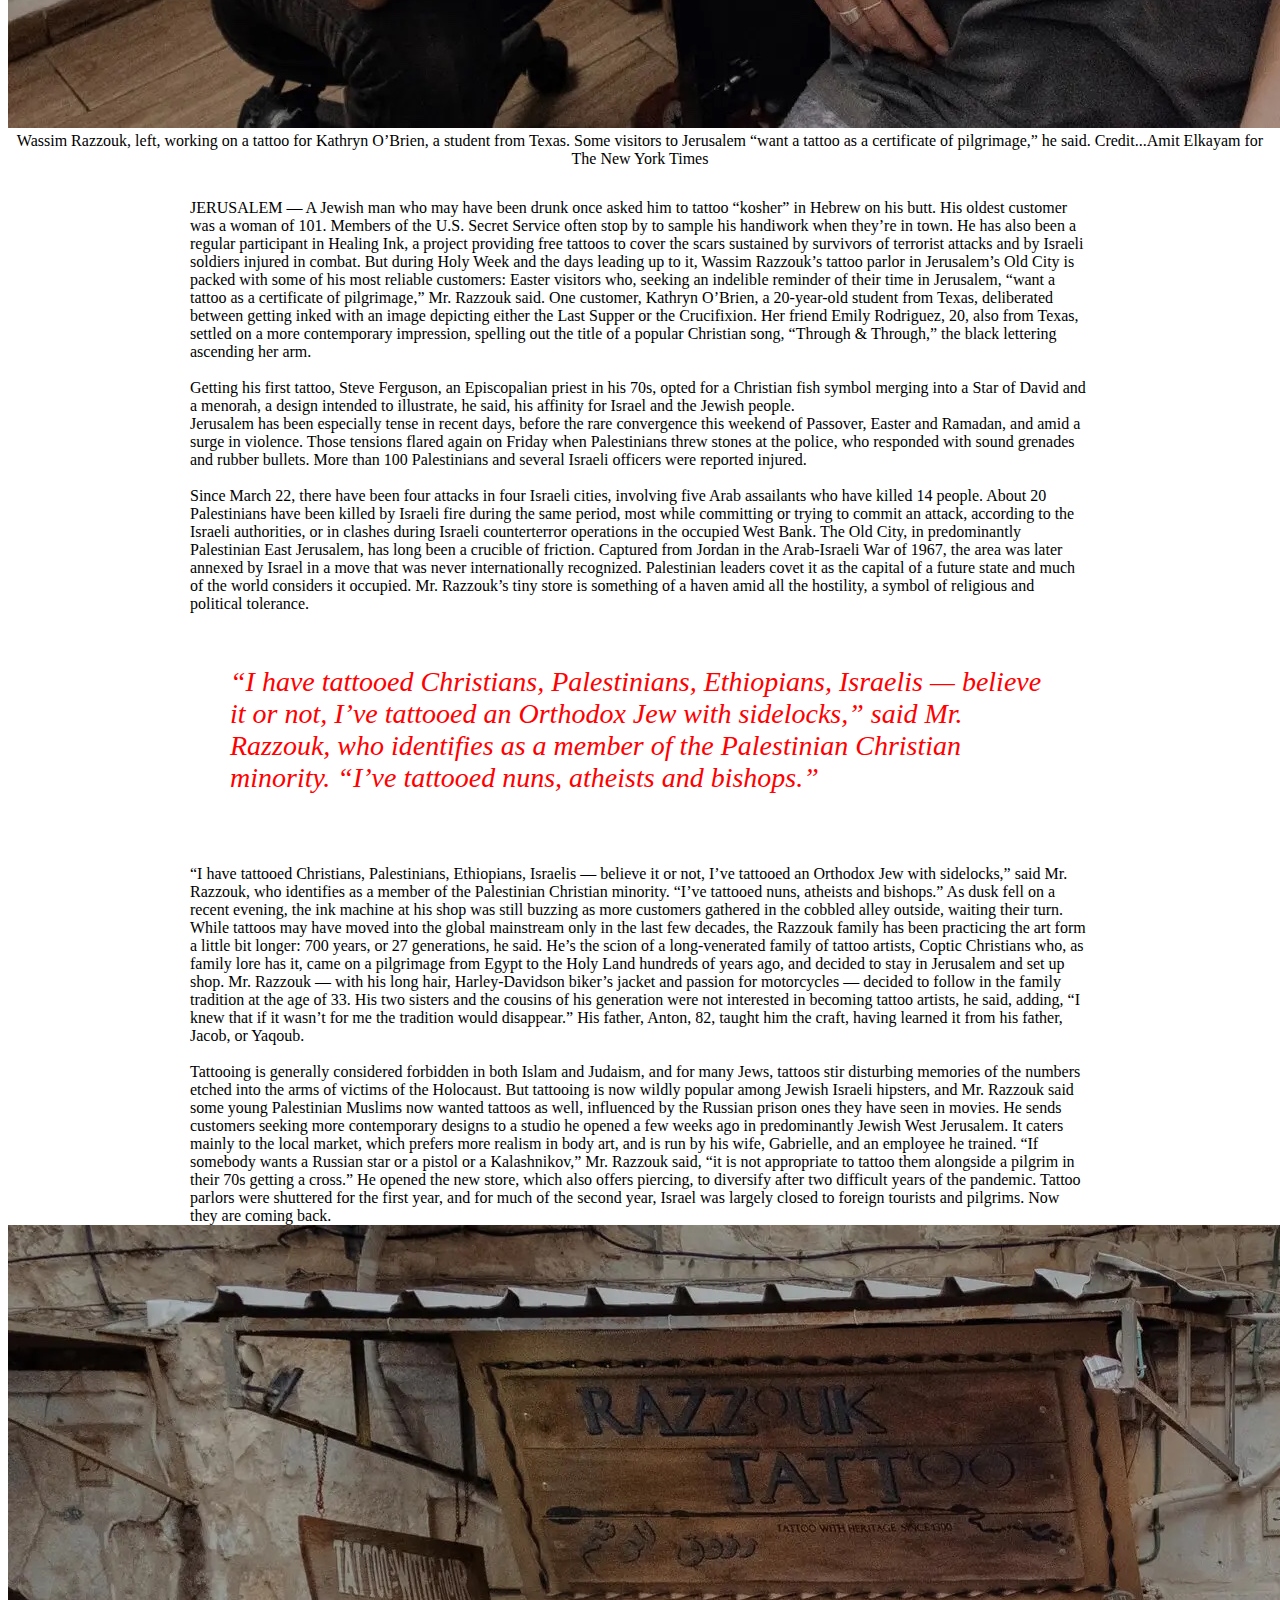
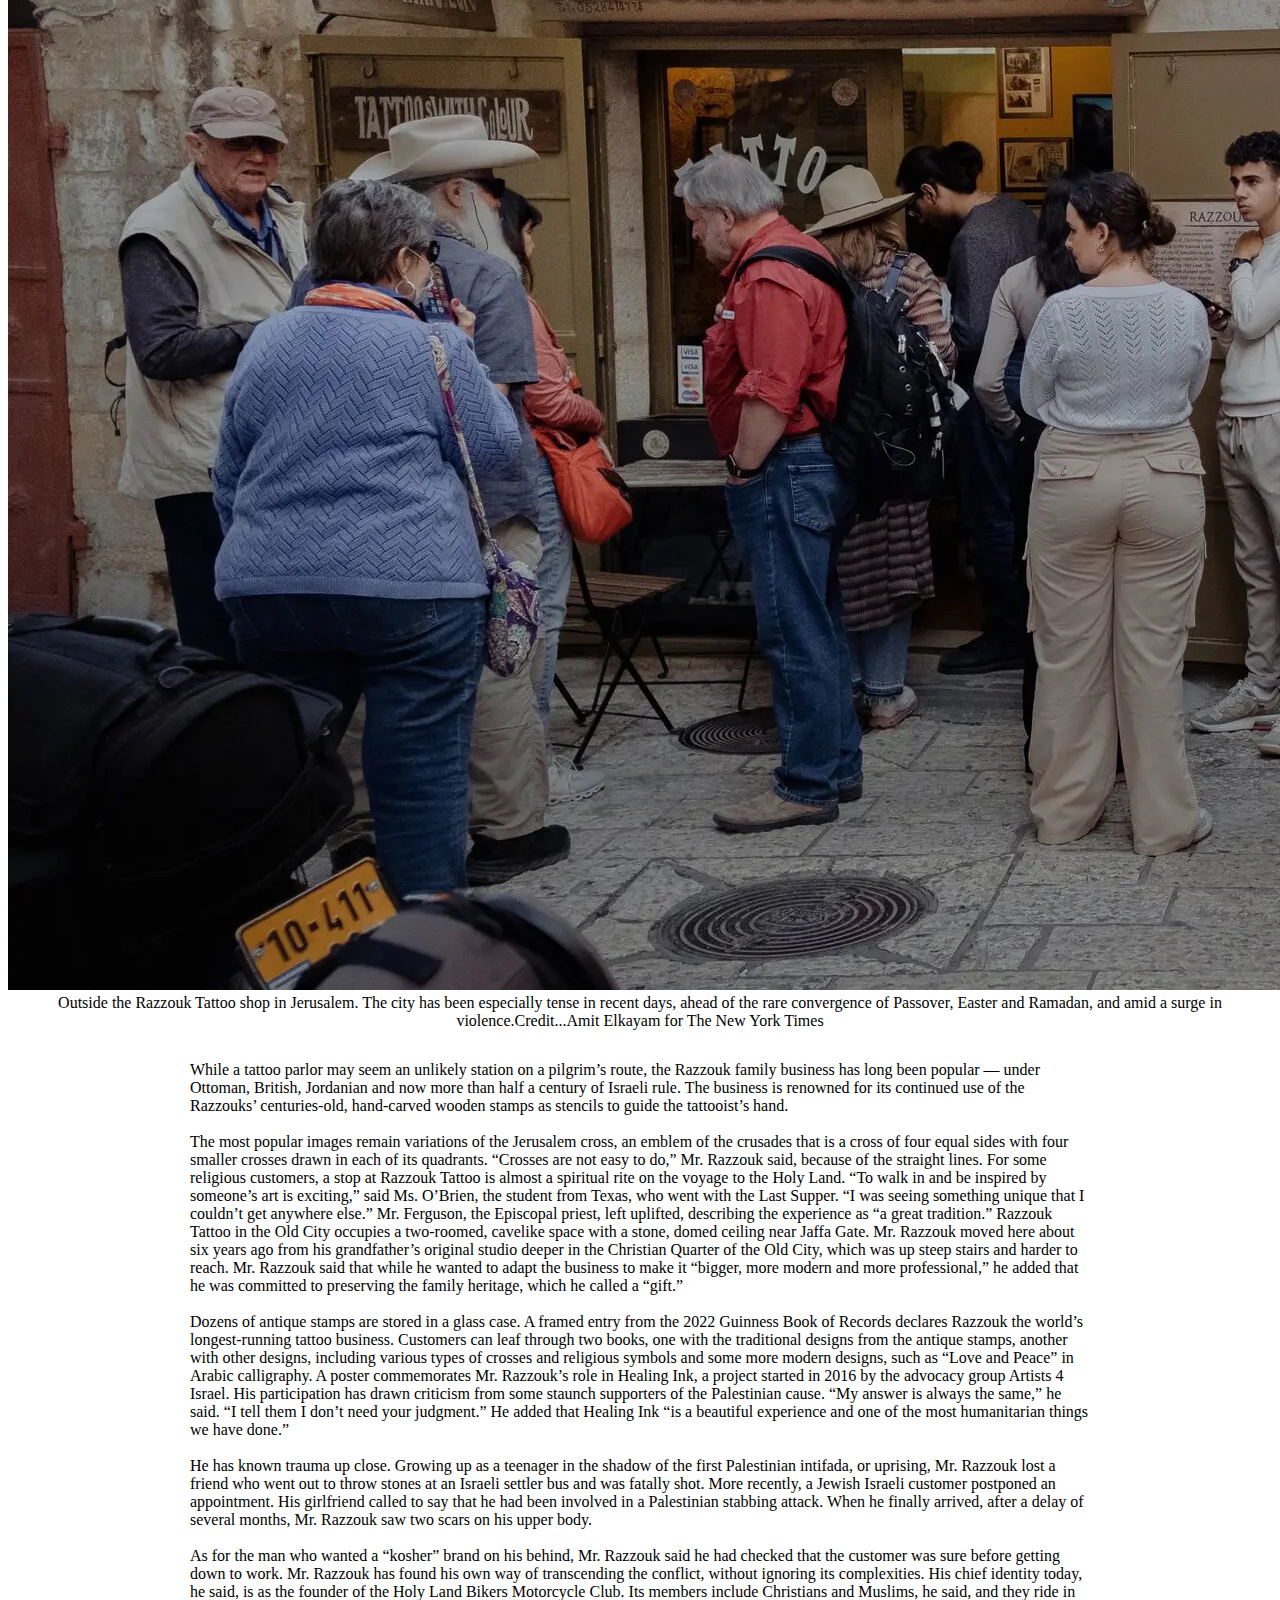
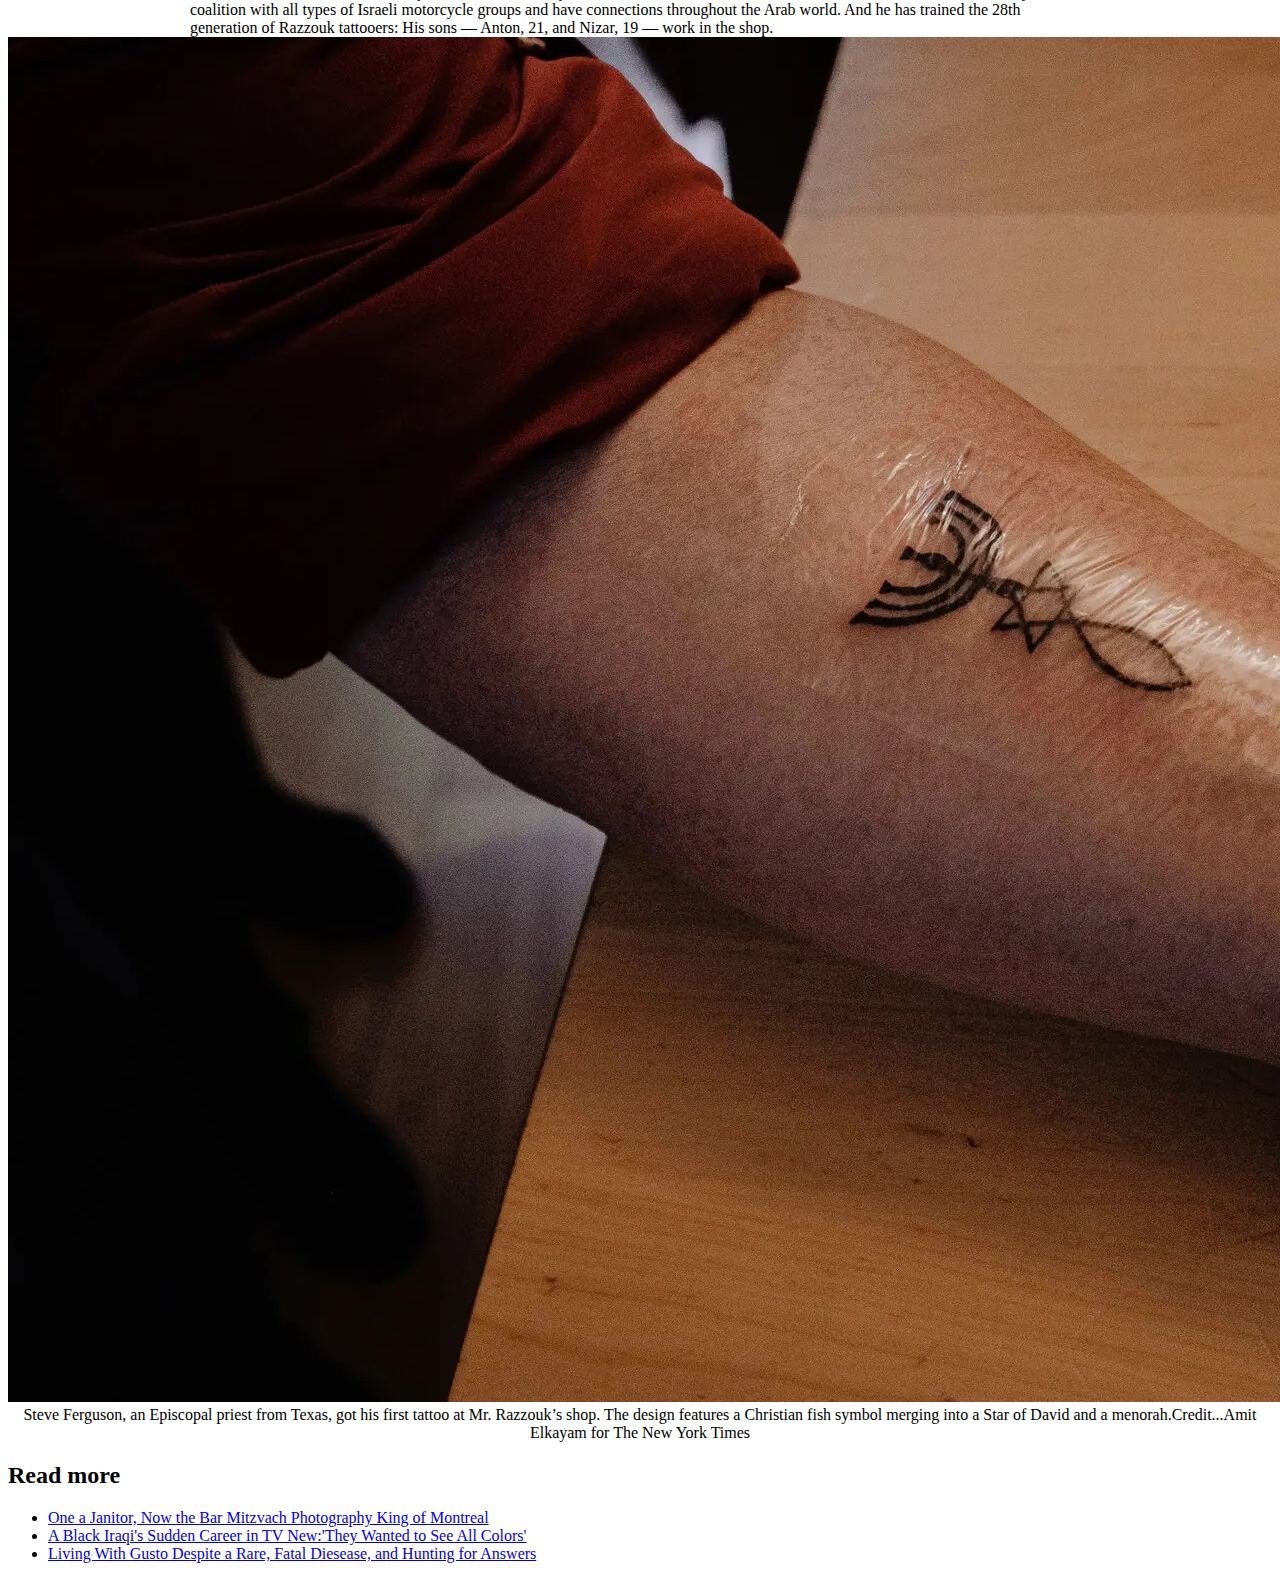
<file: SmithLayout/index.html>
<!DOCTYPE html>
<html lang="en">
    <head>
        <title>On the Brink</title>
        <link rel="stylesheet" type="text/css" href="stylesheet.css">
    </head>

    <body>
        <img src="banner.png" alt="banner" class="center">


<h1 class="headline">How one Jerusalem Tattoo Artist is inking for a cause</div></h1>
<div id="subhead">For Wassim Razzouk, Holy Week is his busiest time as Christians seek a reminder of their visit to Jerusalem.<br>
            But his family’s centuries-old tattoo business caters to all faiths.</div>
<div id="byline">By: Isabel Kershner</div>

<div class="image-container">
    <img src="images/tattoo-image-2.jpg">
<div id="caption1">Wassim Razzouk, left, working on a tattoo for Kathryn O’Brien, a student from Texas. Some visitors to Jerusalem “want a tattoo as a certificate of pilgrimage,” he said. Credit...Amit Elkayam for The New York Times</div>
</div>

<div id="content">
    <p class="body"></p>

<br>JERUSALEM — A Jewish man who may have been drunk once asked him to tattoo “kosher” in Hebrew on his butt. His oldest customer was a woman of 101. Members of the U.S. Secret Service often stop by to sample his handiwork when they’re in town.

He has also been a regular participant in Healing Ink, a project providing free tattoos to cover the scars sustained by survivors of terrorist attacks and by Israeli soldiers injured in combat.

But during Holy Week and the days leading up to it, Wassim Razzouk’s tattoo parlor in Jerusalem’s Old City is packed with some of his most reliable customers: Easter visitors who, seeking an indelible reminder of their time in Jerusalem, “want a tattoo as a certificate of pilgrimage,” Mr. Razzouk said.

One customer, Kathryn O’Brien, a 20-year-old student from Texas, deliberated between getting inked with an image depicting either the Last Supper or the Crucifixion. Her friend Emily Rodriguez, 20, also from Texas, settled on a more contemporary impression, spelling out the title of a popular Christian song, “Through & Through,” the black lettering ascending her arm.<br>



<br>Getting his first tattoo, Steve Ferguson, an Episcopalian priest in his 70s, opted for a Christian fish symbol merging into a Star of David and a menorah, a design intended to illustrate, he said, his affinity for Israel and the Jewish people.<br>

Jerusalem has been especially tense in recent days, before the rare convergence this weekend of Passover, Easter and Ramadan, and amid a surge in violence. Those tensions flared again on Friday when Palestinians threw stones at the police, who responded with sound grenades and rubber bullets. More than 100 Palestinians and several Israeli officers were reported injured.<br>


<br>Since March 22, there have been four attacks in four Israeli cities, involving five Arab assailants who have killed 14 people. About 20 Palestinians have been killed by Israeli fire during the same period, most while committing or trying to commit an attack, according to the Israeli authorities, or in clashes during Israeli counterterror operations in the occupied West Bank.

The Old City, in predominantly Palestinian East Jerusalem, has long been a crucible of friction. Captured from Jordan in the Arab-Israeli War of 1967, the area was later annexed by Israel in a move that was never internationally recognized. Palestinian leaders covet it as the capital of a future state and much of the world considers it occupied.

Mr. Razzouk’s tiny store is something of a haven amid all the hostility, a symbol of religious and political tolerance.<br>

<BLockquote>“I have tattooed Christians, Palestinians, Ethiopians, Israelis — believe it or not, I’ve tattooed an Orthodox Jew with sidelocks,” said Mr. Razzouk, who identifies as a member of the Palestinian Christian minority. “I’ve tattooed nuns, atheists and bishops.”
</BLockquote>


<br>“I have tattooed Christians, Palestinians, Ethiopians, Israelis — believe it or not, I’ve tattooed an Orthodox Jew with sidelocks,” said Mr. Razzouk, who identifies as a member of the Palestinian Christian minority. “I’ve tattooed nuns, atheists and bishops.”

As dusk fell on a recent evening, the ink machine at his shop was still buzzing as more customers gathered in the cobbled alley outside, waiting their turn.

While tattoos may have moved into the global mainstream only in the last few decades, the Razzouk family has been practicing the art form a little bit longer: 700 years, or 27 generations, he said. He’s the scion of a long-venerated family of tattoo artists, Coptic Christians who, as family lore has it, came on a pilgrimage from Egypt to the Holy Land hundreds of years ago, and decided to stay in Jerusalem and set up shop.

Mr. Razzouk — with his long hair, Harley-Davidson biker’s jacket and passion for motorcycles — decided to follow in the family tradition at the age of 33. His two sisters and the cousins of his generation were not interested in becoming tattoo artists, he said, adding, “I knew that if it wasn’t for me the tradition would disappear.”

His father, Anton, 82, taught him the craft, having learned it from his father, Jacob, or Yaqoub.<br>


<br>Tattooing is generally considered forbidden in both Islam and Judaism, and for many Jews, tattoos stir disturbing memories of the numbers etched into the arms of victims of the Holocaust. But tattooing is now wildly popular among Jewish Israeli hipsters, and Mr. Razzouk said some young Palestinian Muslims now wanted tattoos as well, influenced by the Russian prison ones they have seen in movies.

He sends customers seeking more contemporary designs to a studio he opened a few weeks ago in predominantly Jewish West Jerusalem. It caters mainly to the local market, which prefers more realism in body art, and is run by his wife, Gabrielle, and an employee he trained.

“If somebody wants a Russian star or a pistol or a Kalashnikov,” Mr. Razzouk said, “it is not appropriate to tattoo them alongside a pilgrim in their 70s getting a cross.”

He opened the new store, which also offers piercing, to diversify after two difficult years of the pandemic. Tattoo parlors were shuttered for the first year, and for much of the second year, Israel was largely closed to foreign tourists and pilgrims.

Now they are coming back.<br>


</div>

<div class="image-container">
    <img src="images/tattoo-image-5.jpg">
<div id="caption2">Outside the Razzouk Tattoo shop in Jerusalem. The city has been especially tense in recent days, ahead of the rare convergence of Passover, Easter and Ramadan, and amid a surge in violence.Credit...Amit Elkayam for The New York Times</div>
</div>

<div id="content">
    <p class="body"></p>

<br>While a tattoo parlor may seem an unlikely station on a pilgrim’s route, the Razzouk family business has long been popular — under Ottoman, British, Jordanian and now more than half a century of Israeli rule. The business is renowned for its continued use of the Razzouks’ centuries-old, hand-carved wooden stamps as stencils to guide the tattooist’s hand.<br>


<br>The most popular images remain variations of the Jerusalem cross, an emblem of the crusades that is a cross of four equal sides with four smaller crosses drawn in each of its quadrants.
“Crosses are not easy to do,” Mr. Razzouk said, because of the straight lines. For some religious customers, a stop at Razzouk Tattoo is almost a spiritual rite on the voyage to the Holy Land. “To walk in and be inspired by someone’s art is exciting,” said Ms. O’Brien, the student from Texas, who went with the Last Supper. “I was seeing something unique that I couldn’t get anywhere else.”
Mr. Ferguson, the Episcopal priest, left uplifted, describing the experience as “a great tradition.” Razzouk Tattoo in the Old City occupies a two-roomed, cavelike space with a stone, domed ceiling near Jaffa Gate. Mr. Razzouk moved here about six years ago from his grandfather’s original studio deeper in the Christian Quarter of the Old City, which was up steep stairs and harder to reach.
Mr. Razzouk said that while he wanted to adapt the business to make it “bigger, more modern and more professional,” he added that he was committed to preserving the family heritage, which he called a “gift.”<br>




<br>Dozens of antique stamps are stored in a glass case. A framed entry from the 2022 Guinness Book of Records declares Razzouk the world’s longest-running tattoo business.

Customers can leaf through two books, one with the traditional designs from the antique stamps, another with other designs, including various types of crosses and religious symbols and some more modern designs, such as “Love and Peace” in Arabic calligraphy.

A poster commemorates Mr. Razzouk’s role in Healing Ink, a project started in 2016 by the advocacy group Artists 4 Israel. His participation has drawn criticism from some staunch supporters of the Palestinian cause.

“My answer is always the same,” he said. “I tell them I don’t need your judgment.” He added that Healing Ink “is a beautiful experience and one of the most humanitarian things we have done.”<br>




<br>He has known trauma up close. Growing up as a teenager in the shadow of the first Palestinian intifada, or uprising, Mr. Razzouk lost a friend who went out to throw stones at an Israeli settler bus and was fatally shot.

More recently, a Jewish Israeli customer postponed an appointment. His girlfriend called to say that he had been involved in a Palestinian stabbing attack. When he finally arrived, after a delay of several months, Mr. Razzouk saw two scars on his upper body.<br>



<br>As for the man who wanted a “kosher” brand on his behind, Mr. Razzouk said he had checked that the customer was sure before getting down to work.

Mr. Razzouk has found his own way of transcending the conflict, without ignoring its complexities. His chief identity today, he said, is as the founder of the Holy Land Bikers Motorcycle Club. Its members include Christians and Muslims, he said, and they ride in coalition with all types of Israeli motorcycle groups and have connections throughout the Arab world.

And he has trained the 28th generation of Razzouk tattooers: His sons — Anton, 21, and Nizar, 19 — work in the shop.<br>
</div>

<div class="image-container">
    <img src="images/tattoo-image-6.jpg">
<div id="caption3">Steve Ferguson, an Episcopal priest from Texas, got his first tattoo at Mr. Razzouk’s shop. The design features a Christian fish symbol merging into a Star of David and a menorah.Credit...Amit Elkayam for The New York Times</div>
</div>

<h2>Read more</h2>
<ul>
    <li><a href="https://www.nytimes.com/2021/12/31/world/canada/montreal-bar-mitzvah-photographer.html?action=click&module=RelatedLinks&pgtype=Article">One a Janitor, Now the Bar Mitzvach Photography King of Montreal</a></li>
    <li><a href="https://www.nytimes.com/2022/02/04/world/middleeast/iraq-tv-black-news-anchor.html?action=click&module=RelatedLinks&pgtype=Article">A Black Iraqi's Sudden Career in TV New:'They Wanted to See All Colors'</a></li>
    <li><a href="https://www.nytimes.com/2022/04/01/world/europe/scientist-patient-progeria.html?action=click&module=RelatedLinks&pgtype=Article">Living With Gusto Despite a Rare, Fatal Diesease, and Hunting for Answers</a></li>
</ul>
</body>
</html>
</file>
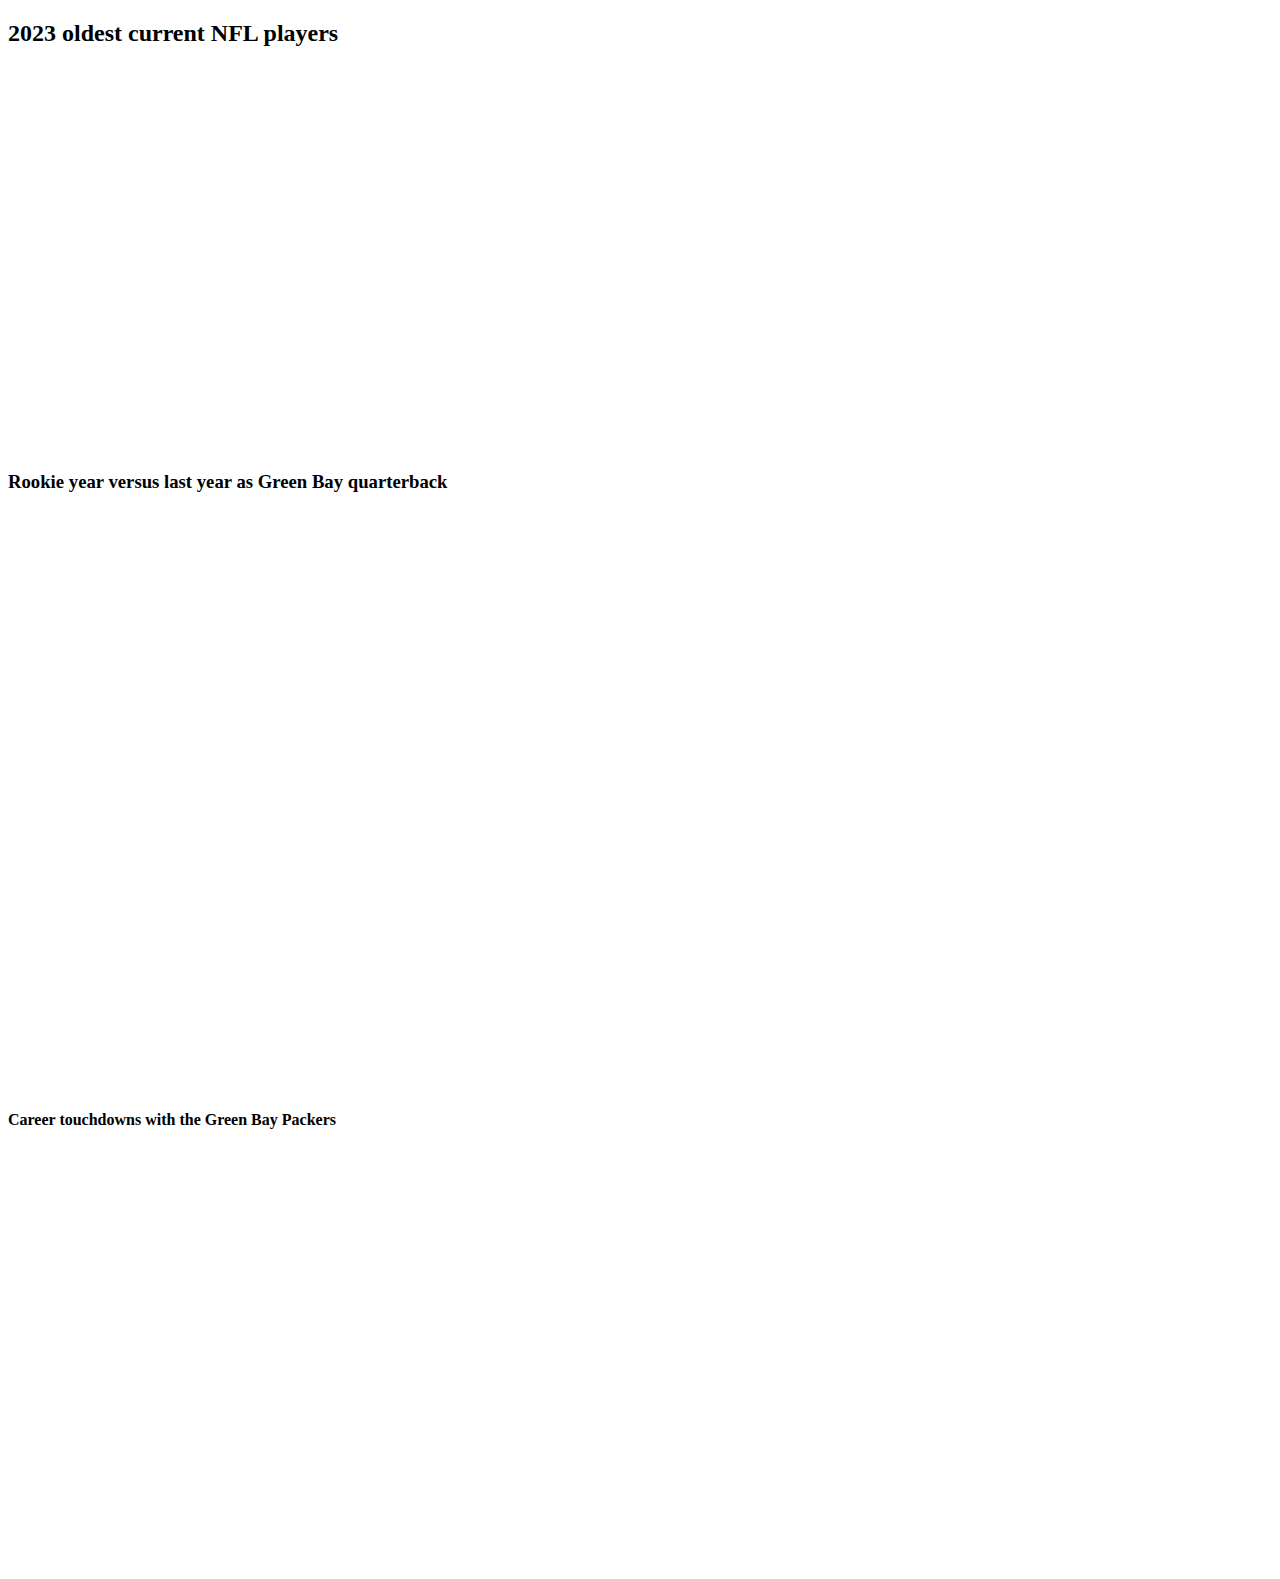
<file: data-viz-project/data-viz-graphics.html>
<!DOCTYPE html>

 <html lang="en">
    <head>
        <meta charset="utf-8">
        <meta name="viewpoint" comtent="width=device-width, initial-scale=1.0">
        
        <title></title>
        <meta name="description" content="Merrill College of Journalism, UMD">
        <meta name="author" content="Brinkley Smith">
        
<!-- Bootstrap CSS and JavaScript -->
        <link href="https://cdn.jsdelivr.net/npm/bootstrap@5.3.2/dist/css/bootstrap.min.css" rel="stylesheet" integrity="sha384-T3c6CoIi6uLrA9TneNEoa7RxnatzjcDSCmG1MXxSR1GAsXEV/Dwwykc2MPK8M2HN" crossorigin="anonymous">

        <script src="https://cdn.jsdelivr.net/npm/bootstrap@5.3.2/dist/js/bootstrap.bundle.min.js" integrity="sha384-C6RzsynM9kWDrMNeT87bh95OGNyZPhcTNXj1NW7RuBCsyN/o0jlpcV8Qyq46cDfL" crossorigin="anonymous"></script>
        
        <link rel="stylesheet" href="https://cdn.jsdelivr.net/npm/bootstrap-icons@1.11.1/font/bootstrap-icons.css">
        
        <link rel="stylesheet" type="text/css" href="style.css">
    </head>

    <body>

<!-- grid 1 start -->
<div class="container">
    <div class="row">
        <div class="col-md-4">
        <h2 class="h2">2023 oldest current NFL players</h2>
            <div style="min-height:385px"><script type="text/javascript" defer src="https://datawrapper.dwcdn.net/cl8jS/embed.js?v=1" charset="utf-8"></script><noscript><img src="https://datawrapper.dwcdn.net/cl8jS/full.png" alt="" /></noscript></div>
            
    </div>
        <div class="col-md-4">
        <h3 class="h3">Rookie year versus last year as Green Bay quarterback</h3>
        <div style="min-height:578px"><script type="text/javascript" defer src="https://datawrapper.dwcdn.net/8jNqD/embed.js?v=1" charset="utf-8"></script><noscript><img src="https://datawrapper.dwcdn.net/8jNqD/full.png" alt="" /></noscript></div>
    </div>
<div class="col-md-4">
<h4 class="h4">Career touchdowns with the Green Bay Packers</h3>
    <div style="min-height:421px"><script type="text/javascript" defer src="https://datawrapper.dwcdn.net/oErwp/embed.js?v=1" charset="utf-8"></script><noscript><img src="https://datawrapper.dwcdn.net/oErwp/full.png" alt="" /></noscript></div>
    </div>
    </div>
</div>

</div>

    </body>
</html>
</file>
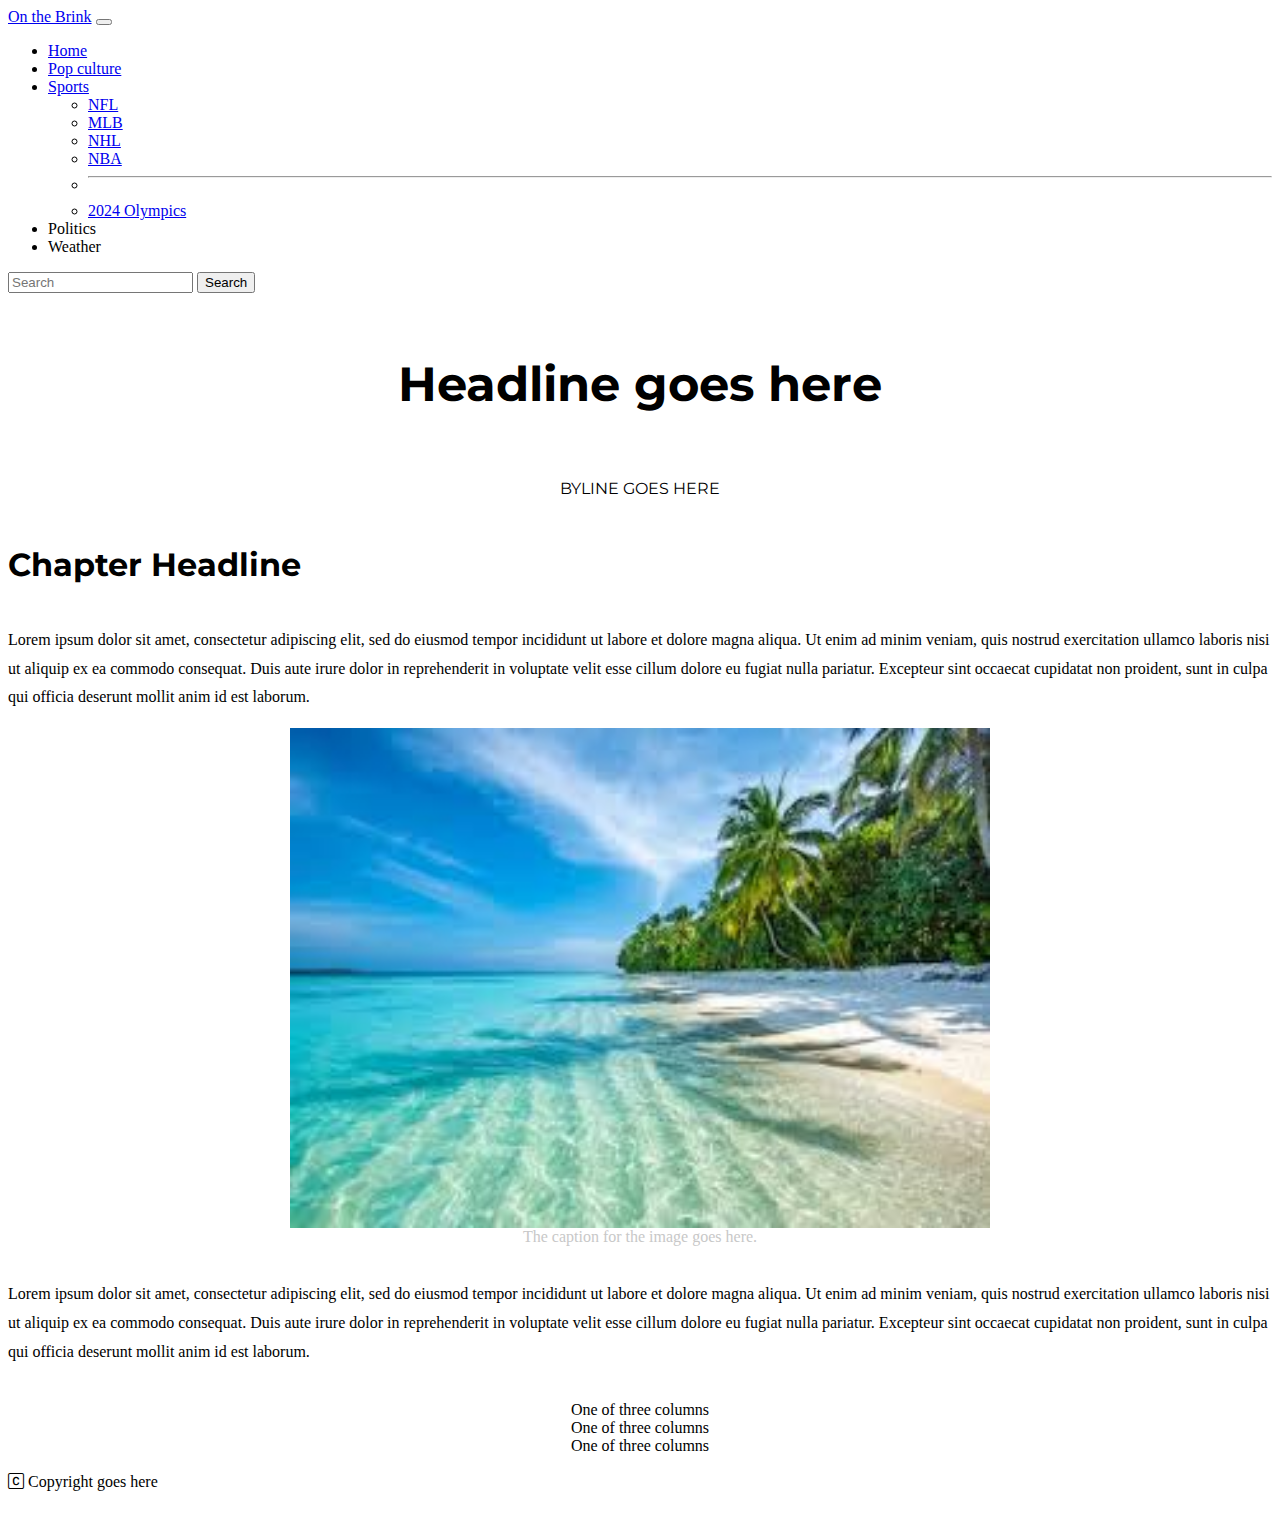
<file: html-frame/html-frame.html>
<!doctype html>

<html lang="en">
<head>
<meta charset="utf-8">
<meta name="viewport" content="width=device-width, initial-scale=1, shrink-to-fit=no">

<title>On the Brink</title>
<meta name="description" content="Merrill College of Journalism, UMD">
<meta name="author" content="Brinkley Smith">

<!-- Bootstrap CSS and JavaScript -->
    <link href="https://cdn.jsdelivr.net/npm/bootstrap@5.3.2/dist/css/bootstrap.min.css" rel="stylesheet" integrity="sha384-T3c6CoIi6uLrA9TneNEoa7RxnatzjcDSCmG1MXxSR1GAsXEV/Dwwykc2MPK8M2HN" crossorigin="anonymous">

    <script src="https://cdn.jsdelivr.net/npm/bootstrap@5.3.2/dist/js/bootstrap.bundle.min.js" integrity="sha384-C6RzsynM9kWDrMNeT87bh95OGNyZPhcTNXj1NW7RuBCsyN/o0jlpcV8Qyq46cDfL" crossorigin="anonymous"></script>
 
    <link rel="stylesheet" href="https://cdn.jsdelivr.net/npm/bootstrap-icons@1.11.1/font/bootstrap-icons.css">

    <!--my stylesheet-->
    <link rel="stylesheet" type="text/css" href="style.css">

    <!--google fonts-->
    <link rel="preconnect" href="https://fonts.googleapis.com">
    <link rel="preconnect" href="https://fonts.gstatic.com" crossorigin>
    <link href="https://fonts.googleapis.com/css2?family=Montserrat:ital,wght@0,100..900;1,100..900&display=swap" rel="stylesheet">

</head>
<body>
 <!-- Navbar start-->
 <nav class="navbar navbar-expand-lg bg-body-tertiary">
    <div class="container-fluid">
      <a class="navbar-brand" href="#">On the Brink</a>
      <button class="navbar-toggler" type="button" data-bs-toggle="collapse" data-bs-target="#navbarSupportedContent" aria-controls="navbarSupportedContent" aria-expanded="false" aria-label="Toggle navigation">
        <span class="navbar-toggler-icon"></span>
      </button>
      <div class="collapse navbar-collapse" id="navbarSupportedContent">
        <ul class="navbar-nav me-auto mb-2 mb-lg-0">
          <li class="nav-item">
            <a class="nav-link active" aria-current="page" href="#">Home</a>
          </li>
          <li class="nav-item">
            <a class="nav-link" href="#">Pop culture</a>
          </li>
          <li class="nav-item dropdown">
            <a class="nav-link dropdown-toggle" href="#" role="button" data-bs-toggle="dropdown" aria-expanded="false">
            Sports
            </a>
            <ul class="dropdown-menu">
              <li><a class="dropdown-item" href="#">NFL</a></li>
              <li><a class="dropdown-item" href="#">MLB</a></li>
              <li><a class="dropdown-item" href="#">NHL</a></li>
              <li><a class="dropdown-item" href="#">NBA</a></li>
              <li><hr class="dropdown-divider"></li>
              <li><a class="dropdown-item" href="#">2024 Olympics</a></li>
            </ul>
          </li>
          <li class="nav-item">
            <a class="nav-link disabled">Politics</a>
          </li>
          <li class="nav-item">
            <a class="nav-link disabled">Weather</a>
          </li>
        </ul>
        <form class="d-flex" role="search">
          <input class="form-control me-2" type="search" placeholder="Search" aria-label="Search">
          <button class="btn btn-outline-success" type="submit">Search</button>
        </form>
      </div>
    </div>
  </nav>
<!-- Navbar end-->

<div class="container">
    <p class="headline">Headline goes here</p>

    <p class="byline">Byline goes here</p>

    <p class="chapter-headline">Chapter Headline</p>

    <p>Lorem ipsum dolor sit amet, consectetur adipiscing elit, sed do eiusmod tempor incididunt ut labore et dolore magna aliqua. Ut enim ad minim veniam, quis nostrud exercitation ullamco laboris nisi ut aliquip ex ea commodo consequat. Duis aute irure dolor in reprehenderit in voluptate velit esse cillum dolore eu fugiat nulla pariatur. Excepteur sint occaecat cupidatat non proident, sunt in culpa qui officia deserunt mollit anim id est laborum.</p>
    
    <div class="image">
        <img src="beach.jpeg" alt="beach" width="700" height="500" class="center">
    <div id="caption">The caption for the image goes here.</div>
    </div>

    <br><p>Lorem ipsum dolor sit amet, consectetur adipiscing elit, sed do eiusmod tempor incididunt ut labore et dolore magna aliqua. Ut enim ad minim veniam, quis nostrud exercitation ullamco laboris nisi ut aliquip ex ea commodo consequat. Duis aute irure dolor in reprehenderit in voluptate velit esse cillum dolore eu fugiat nulla pariatur. Excepteur sint occaecat cupidatat non proident, sunt in culpa qui officia deserunt mollit anim id est laborum.</p><br>

</div>

<div class="container">
    <div class="row">
      <div class="col-sm">
        One of three columns
      </div>
      <div class="col-sm">
        One of three columns
      </div>
      <div class="col-sm">
        One of three columns
      </div>
    </div>
  </div>

<!-- jQuery first, then Popper.js, then Bootstrap JS -->
<script src="https://code.jquery.com/jquery-3.2.1.slim.min.js" integrity="sha384-KJ3o2DKtIkvYIK3UENzmM7KCkRr/rE9/Qpg6aAZGJwFDMVNA/GpGFF93hXpG5KkN" crossorigin="anonymous"></script>
<script src="https://cdn.jsdelivr.net/npm/popper.js@1.12.9/dist/umd/popper.min.js" integrity="sha384-ApNbgh9B+Y1QKtv3Rn7W3mgPxhU9K/ScQsAP7hUibX39j7fakFPskvXusvfa0b4Q" crossorigin="anonymous"></script>
<script src="https://cdn.jsdelivr.net/npm/bootstrap@4.0.0/dist/js/bootstrap.min.js" integrity="sha384-JZR6Spejh4U02d8jOt6vLEHfe/JQGiRRSQQxSfFWpi1MquVdAyjUar5+76PVCmYl" crossorigin="anonymous"></script>


<br><footer class="footer mt-auto py-3 bg-light">
    <div class="container">
      <i class="bi bi-c-square"></i>
        <span class="copyright">Copyright goes here</span>
    </div>
  </footer><br>

</body>
</html>
</file>
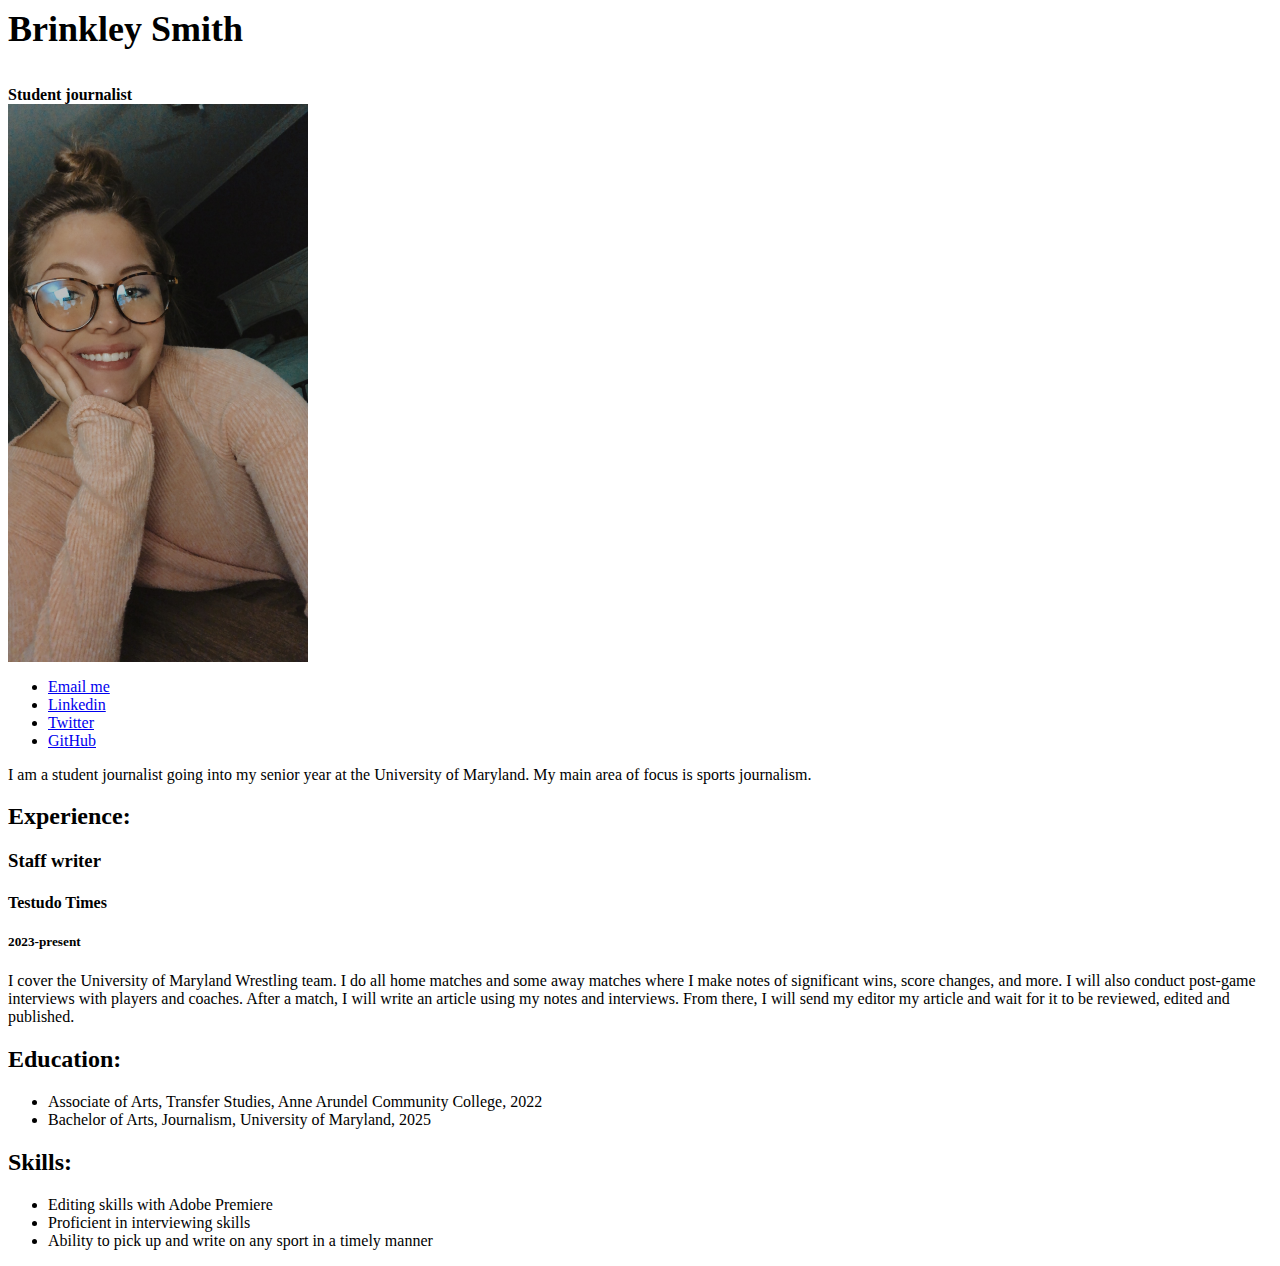
<file: resume-new/<html>.html>
<!DOCTPE html>
<html lang="en"

	<head>
		<title>Brinkley Smith's Resume</title>
	</head>

<body>
<!--I built this myself-->



<h1><p style="font-size: 36px">Brinkley Smith</p></h1>
<strong>Student journalist</strong><br>


<img src="brinkley.jpg" width="300px">

<ul>
	<li><a href="mailto:brinks28@terpmail.umd.edu">Email me</a></li>	
	<li><a href="https://www.linkedin.com/in/brinkley-smith-3b4023292/">Linkedin</a></li>
	<li><a href="https://x.com/Brinkleysmith28">Twitter</a></li>
	<li><a href="https://github.com/Brinkleysmith28">GitHub</a></li>
</ul>

<p>I am a student journalist going into my senior year at the University of Maryland. My main area of focus is sports journalism.</p>

<h2>Experience:</h2>

<h3>Staff writer</h3>
<h4>Testudo Times</h4>
<h5>2023-present</h5>
<p>I cover the University of Maryland Wrestling team. I do all home matches and some away matches where I make notes of significant wins, score changes, and more. I will also conduct post-game interviews with players and coaches. After a match, I will write an article using my notes and interviews. From there, I will send my editor my article and wait for it to be reviewed, edited and published.</p>

<h2>Education:</h2>
	<ul>
		<li>Associate of Arts, Transfer Studies, Anne Arundel Community College, 2022</li>
		<li>Bachelor of Arts, Journalism, University of Maryland, 2025</li>
	</ul>


<h2>Skills:</h2>
	<ul>
		<li>Editing skills with Adobe Premiere</li>
		<li>Proficient in interviewing skills</li>
		<li>Ability to pick up and write on any sport in a timely manner</li>
	</ul>


	</body>


</html>
</file>
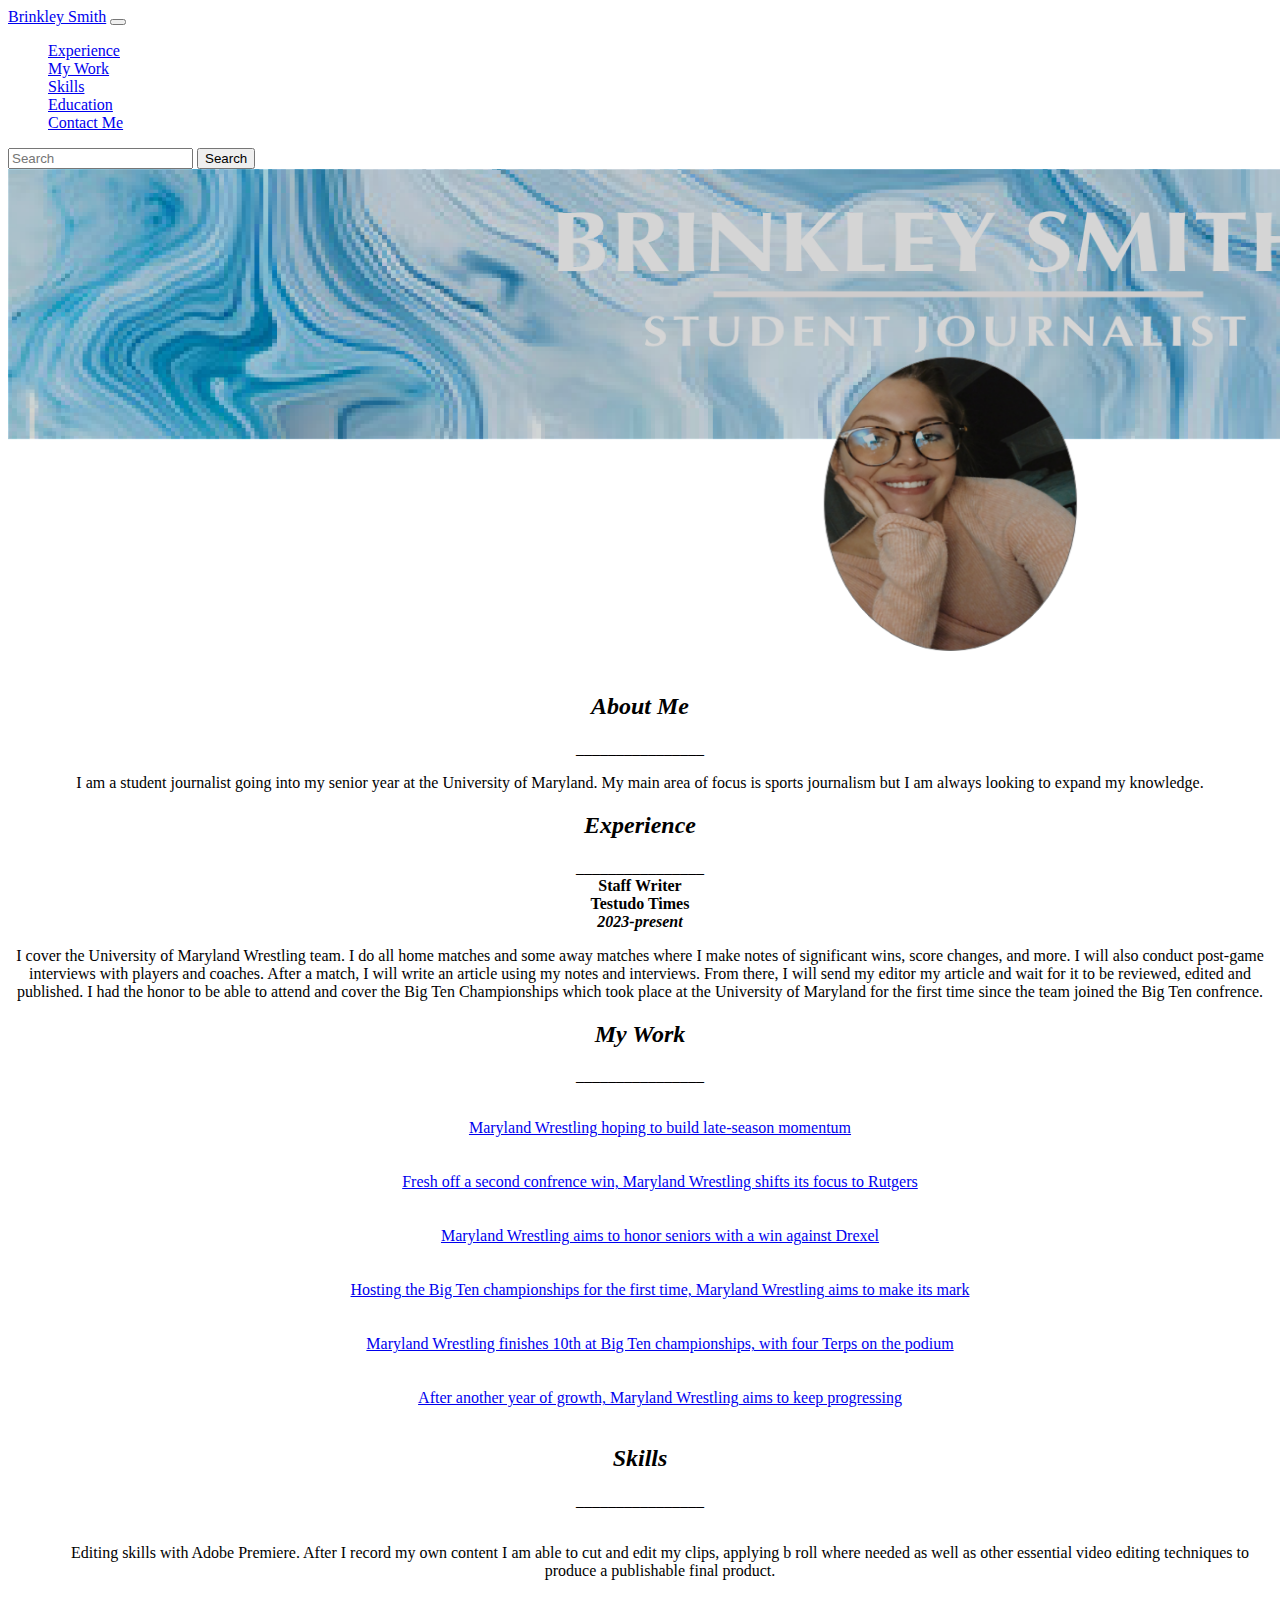
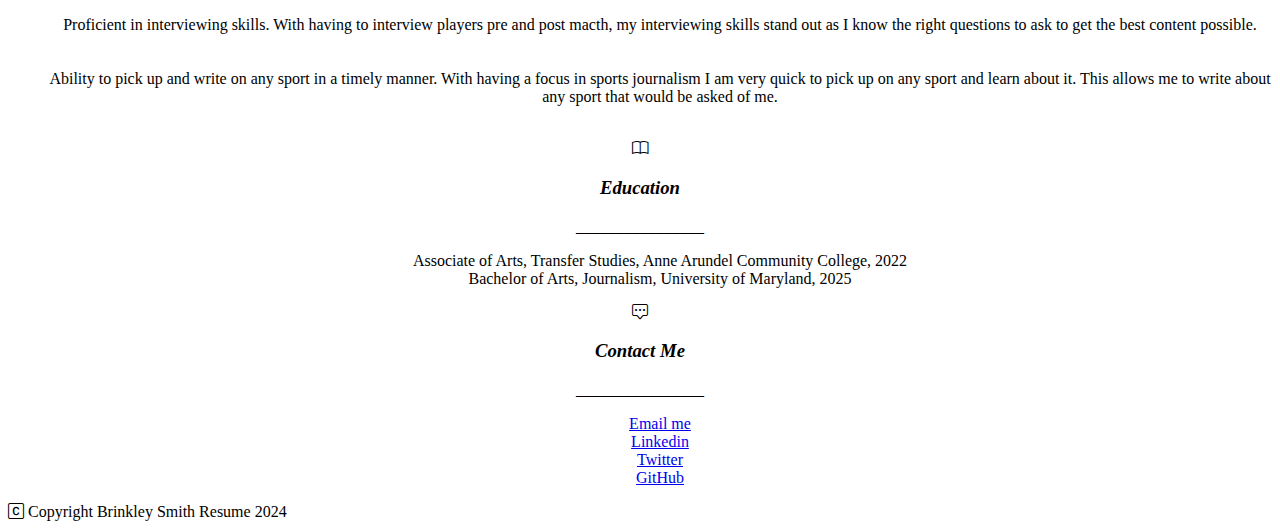
<file: resume-project /brinkley-smith-resume.html>
<!DOCTYPE html>

 <html lang="en">
    <head>
        <meta charset="utf-8">
        <meta name="viewpoint" content="width=device-width, initial-scale=1.0">
        <title>Brinkley's Resume</title>
        <meta name="description" content="Merrill College of Journalism, UMD">
        <meta name="author" content="Brinkley Smith">
        
<!-- Bootstrap CSS and JavaScript -->
        <link href="https://cdn.jsdelivr.net/npm/bootstrap@5.3.2/dist/css/bootstrap.min.css" rel="stylesheet" integrity="sha384-T3c6CoIi6uLrA9TneNEoa7RxnatzjcDSCmG1MXxSR1GAsXEV/Dwwykc2MPK8M2HN" crossorigin="anonymous">

        <script src="https://cdn.jsdelivr.net/npm/bootstrap@5.3.2/dist/js/bootstrap.bundle.min.js" integrity="sha384-C6RzsynM9kWDrMNeT87bh95OGNyZPhcTNXj1NW7RuBCsyN/o0jlpcV8Qyq46cDfL" crossorigin="anonymous"></script>
        
        <link rel="stylesheet" href="https://cdn.jsdelivr.net/npm/bootstrap-icons@1.11.1/font/bootstrap-icons.css">
        
        <link rel="stylesheet" type="text/css" href="style.css">

        <link rel="preconnect" href="https://fonts.googleapis.com">
        <link rel="preconnect" href="https://fonts.gstatic.com" crossorigin>
        <link href="https://fonts.googleapis.com/css2?family=Open+Sans:ital,wght@0,300..800;1,300..800&display=swap" rel="stylesheet">
    </head>

<body>
<!-- Navbar start-->
 <nav class="navbar navbar-expand-lg bg-body-tertiary">
    <div class="container-fluid">
      <a class="navbar-brand" href="#">Brinkley Smith</a>
      <button class="navbar-toggler" type="button" data-bs-toggle="collapse" data-bs-target="#navbarSupportedContent" aria-controls="navbarSupportedContent" aria-expanded="false" aria-label="Toggle navigation">
        <span class="navbar-toggler-icon"></span>
      </button>
      <div class="collapse navbar-collapse" id="navbarSupportedContent">
        <ul class="navbar-nav me-auto mb-2 mb-lg-0">
          <li class="nav-item">
            <a class="nav-link active" aria-current="page" href="#">Experience</a>
          </li>
          <li class="nav-item">
            <a class="nav-link active" aria-current="page" href="#">My Work</a>
          </li>
          <li class="nav-item">
            <a class="nav-link active" aria-current="page" href="#">Skills</a>
          </li>
          <li class="nav-item">
            <a class="nav-link active" aria-current="page" href="#">Education</a>
          </li>
          <li class="nav-item">
            <a class="nav-link active" aria-current="page" href="#">Contact Me</a>
          </li>
        </ul>
        <form class="d-flex" role="search">
          <input class="form-control me-2" type="search" placeholder="Search" aria-label="Search">
          <button class="btn btn-outline-success" type="submit">Search</button>
        </form>
      </div>
    </div>
  </nav>
<!-- Navbar end-->
<!-- Hero start-->
<div class="center-block">
  <img src="banner for resume project.png" alt="topper for resume" class="banner" width="1875" height="500">
</div>
<!-- Hero end-->
<!-- grid 1 start -->
<div class="container">
  <div class="row">
    <div class="col-md-3">
      <h2 class="h2">About Me</h2><div class="line">________________</div>
      <p>I am a student journalist going into my senior year at the University of Maryland. My main area of focus is sports journalism but I am always looking to expand my knowledge.</p>
    </div>
  </div>
    <div class="col-md-3">
<h2 class="h2">Experience</h2><div class="line">________________</div>
  <div class="jobtitle">Staff Writer</div>
  <div class="organization">Testudo Times</div>
  <div class="date">2023-present</div>
  <p class="description">I cover the University of Maryland Wrestling team. I do all home matches and some away matches where I make notes of significant wins, score changes, and more. I will also conduct post-game interviews with players and coaches. After a match, I will write an article using my notes and interviews. From there, I will send my editor my article and wait for it to be reviewed, edited and published. I had the honor to be able to attend and cover the Big Ten Championships which took place at the University of Maryland for the first time since the team joined the Big Ten confrence.</p>
  </div>
  <div class="col-md-3">
<h2 class="h2">My Work</h2><div class="line">________________</div>
    <ul>
      <br><li><a href="https://www.testudotimes.com/2024/2/10/24068538/maryland-wrestling-hoping-to-build-late-season-momentum" target="_blank">Maryland Wrestling hoping to build late-season momentum</a></li><br>
      <br><li><a href="https://www.testudotimes.com/2024/2/16/24075252/maryland-wrestling-focus-on-rutgers" target="_blank">Fresh off a second confrence win, Maryland Wrestling shifts its focus to Rutgers</a></li><br>
      <br><li><a href="https://www.testudotimes.com/2024/2/23/24080780/maryland-wrestling-aims-to-honor-seniors-with-a-win" target="_blank">Maryland Wrestling aims to honor seniors with a win against Drexel</a></li><br>
      <br><li><a href="https://www.testudotimes.com/2024/3/7/24093008/maryland-wrestling-big-ten-championships" target="_blank">Hosting the Big Ten championships for the first time, Maryland Wrestling aims to make its mark</a></li><br>
      <br><li><a href="https://www.testudotimes.com/2024/3/11/24097218/maryland-wrestling-finishes-10th-big-ten-championships" target="_blank">Maryland Wrestling finishes 10th at Big Ten championships, with four Terps on the podium</a></li><br>
      <br><li><a href="https://www.testudotimes.com/2024/4/11/24126327/after-another-year-of-growth-maryland-wrestling-aims-to-keep-progressing" target="_blank">After another year of growth, Maryland Wrestling aims to keep progressing</a></li><br>
    </ul>
  </div>
    <div class="col-md-3">
      <h2 class="h2">Skills</h2><div class="line">________________</div>
      <ul>
        <br><li>Editing skills with Adobe Premiere. After I record my own content I am able to cut and edit my clips, applying b roll where needed as well as other essential video editing techniques to produce a publishable final product.</li><br>
        <br><li>Proficient in interviewing skills. With having to interview players pre and post macth, my interviewing skills stand out as I know the right questions to ask to get the best content possible.</li><br>
        <br><li>Ability to pick up and write on any sport in a timely manner. With having a focus in sports journalism I am very quick to pick up on any sport and learn about it. This allows me to write about any sport that would be asked of me.</li><br>
      </ul>
</div>
<!-- grid 1 end -->

<!-- grid 2 start -->
<div class="container">
  <div class="row">
      <div class="col-md-6">
      <i class="bi bi-book"></i>
<h3 class="h3">Education</h3><div class="line">________________</div>
  <ul>
    <li>Associate of Arts, Transfer Studies, Anne Arundel Community College, 2022</li>
    <li>Bachelor of Arts, Journalism, University of Maryland, 2025</li>
  </ul>
</div>
<div class="col-md-6">
<i class="bi bi-chat-square-dots"></i>
<h3 class="h3">Contact Me</h3><div class="line">________________</div>
  <ul class="menu">
    <li><a href="mailto:brinks28@terpmail.umd.edu" target="_blank">Email me</a></li>	
    <li><a href="https://www.linkedin.com/in/brinkley-smith-3b4023292/" target="_blank">Linkedin</a></li>
    <li><a href="https://x.com/Brinkleysmith28" target="_blank">Twitter</a></li>
    <li><a href="https://github.com/Brinkleysmith28" target="_blank">GitHub</a></li>
  </ul>
</div>
</div>
</div>
<!-- grid 2 end -->



<footer class="footer mt-auto py-3 bg-light">
  <div class="container">
    <i class="bi bi-c-square"></i>
      <span class="copyright">Copyright Brinkley Smith Resume 2024</span>
  </div>
</footer>

</body>
</file>
<file: midterm/stylesheet.css>
/*style for my midterm on SZA*/
h1 {
    font-family: Georgia, 'Times New Roman', Times, serif;
    font-size: 50px;
    text-align: center;
}

h2 {
    font-family: Georgia, 'Times New Roman', Times, serif;
    font-size: 25px;
    text-align: center;
    font-style: oblique;
}

h3 {
    font-family: Georgia, 'Times New Roman', Times, serif;
    font-size: 25px;
    font-style: oblique;
}

h4 {
    font-family: Georgia, 'Times New Roman', Times, serif;
    font-size: 25px;
    font-style: oblique;
}
h5 {
    font-family: Helvetica, 'Times New Roman', Times, serif;
    font-size: 25px;
    font-style: oblique;
}


p {
    font-family: Helvetica, Arial, sans-serif;
    font-size: 16px;
    line-height: 1.6;
}

#div-wrapper {
    margin: 0 auto;
    width: 900px;
}

.center {
    display: block;
    margin-left: auto;
    margin-right: auto;
}

#byline {
    font-family: Georgia, Arial, sans-serif;
    font-size: 14px;
    font-style: italic;
    text-align: center;
}

blockquote {
    font-size: 30px;
    font-style: italic;
    color: red;
    padding-top: 25px;
    padding-bottom: 25px;
}

ul {
    font-family: Helvetica, Arial, sans-serif;
    font-size: 16px;
    font-weight: bold;
    line-height: 1.6;
}

#caption1 {
    font-family: Georgia, 'Times New Roman', Times, serif;
    font-size: 10px;
    text-align: center;
}

#caption2 {
    font-family: Georgia, 'Times New Roman', Times, serif;
    font-size: 10px;
    text-align: center;
}

#caption3 {
    font-family: Georgia, 'Times New Roman', Times, serif;
    font-size: 10px;
    text-align: center;
}

#caption4 {
    font-family: Georgia, 'Times New Roman', Times, serif;
    font-size: 10px;
    text-align: center;
}

.masthead {
    text-align: center;
    width: 950px;
}

strong {
    font-family: Georgia, Arial, sans-serif;
    font-size: 85px;
    line-height: 1;
}

.line {
    line-height: 0;
}
</file>
<file: resume-new/style.css>
/*styles for my resume*/

/*see name*/
BODY {
    font-family: "Open Sans", arial, sans-serif;
    font-size: 1em;
    color: #444;
    font-weight:400;
}

/*banner name at top*/
#name {
    font-size: 3em;
    text-transform: uppercase;
    text-align: center;
    color: #33485e;
    border-bottom: 1px solid #33485e;
    border-color: #33485e;
    width: 60%;
    min-width: 300px;
    margin: 0 auto; 
}
   
/*title*/
#title {
    color:#33485e;
    text-transform: uppercase;
    font-size: 1.5em;
    font-weight: 600;
    text-align: center;
    margin-top: 20px;
    margin-bottom: 0px;
    margin-right: 0px;
    margin-left: 0px;
}

/*section titles: experience, education, skills*/
.sectionheader{
    font-size: 1.5em;
    text-transform: uppercase;
    background-color:#33485e;
    color:#fff;
    margin-bottom: 10px;
    margin-top: 20px;
    margin-right: 0px;
    margin-left: 0px;
    width: 70%;
    min-width: 300px;
}

/*job position*/
.jobtitle {
    font-weight: 600;
    font-size:1.5em;
}

/*organization name */
.organization {
    font-weight: 400;
    font-size: 1.25em;
}

/*time as staff writer at the Testudo Times*/
.date {
    font-weight: 400;
    font-size: 1em;
    font-style: italic;
    margin-top: 2px;
    margin-bottom: 0px;
    margin-left: 0px;
    margin-right: 0px;
}
/*unordered list for contact infor, education, skill*/
ul {
    font-size: 1em;
 }

 .description {
    margin-top: 10px;
    margin-bottom: 10px;
    margin-right: 0px;
    margin-left: 0px;
 }

 .menu {
    margin: 0px;
    padding: 0px;
    text-align: center;
 }

 .menu li{
    display: inline;
 }

 #degrees {
    margin-top: 5px;
    margin-bottom: 0px;
    margin-right: 0px;
    margin-left: 0px;
 }

 #do {
    margin-top: 5px;
    margin-bottom: 0px;
    margin-right: 0px;
    margin-left: 0px;
 }

 .top {
    width: 60%;
    min-width: 300px;
    margin: 0 auto;
    margin-bottom: 30px;
 }

 #image-container {
    width: 100%;
    max-width: 1200px;
    margin: 0 auto;
    padding-bottom: 50px;
 }
</file>
<file: SmithLayout/stylesheet.css>
#content {
    margin: 0 auto;
    width: 900px;
}

#byline {
    font-family: Helvetica, sans-serif;
    font-size: 14px;
    font-style: italic;
    text-align: center;
}
#subhead {
    text-align: center;
}

h1 {
    font-family: Helvetica, sans-serif;
    font-size: 30px;
    text-align: center;
}

.body {
    font-family: Georgia, serif;
    font-size: 13px;
}

.image-container {
    text-align: center;
}

.center {
    display: block;
    margin-left: auto;
    margin-right: auto;
}

blockquote {
    font-size: 28px;
    font-style: italic;
    color: red;
    padding-top: 25px;
    padding-bottom: 25px;
}
</file>
<file: data-viz-project/style.css>
/*top half style for header*/
.headline {
    font-size: 3em;
    font-weight: 700;
    text-align: center;
    font-family: "Montserrat", sans-serif;
}

.byline {
    font-size: 1em;
    text-transform: uppercase;
    font-family: "Montserrat", sans-serif;
    text-align: center;
    font-style: italic;
}

p {
    font-family: georgia, serif;
    line-height: 180%;
    font-size: 16px;
    line-height: 1.6;
}

.chapter-headline {
    font-size: 2em;
    font-family: "Montserrat", sans-serif;
    font-weight: 700;
}

.center {
    display: block;
    margin-left: auto;
    margin-right: auto;
  }

#caption {
    text-align: center;
    font-size: 1em;
    color: #C8C8C8;
}

/*end of top half*/

.col-sm {
    text-align: center;
}


.hero-container {
    position: relative;
    text-align: center;
    color: white;    
}

.hero-image {
    width: 100%;
}

.overlay {
    position: absolute;
    top: 20%;
    width: 100%;
    background-color: black;
    opacity: .7;
}

.hero-head {
    font-family: "Montserrat", sans-serif;
    font-size: 4em;
    color: white;
    margin: 0 auto;
    padding-bottom: 10px;
}

.hero-sub {
    font-family: georgia, serif;
    font-size: 2em;
}

blockquote {
    font-size: 30px;
    font-style: italic;
    font-weight: bold;
    color: #158649;
    padding-top: 25px;
    padding-bottom: 25px;
    font-family: "Montserrat", sans-serif;
}

.line {
    color: #158649;
    font-weight: bolder;
}

map{
    width: 100%;
}


/*strong tag style for the start of sub heads*/
strong {
    font-family:georgia, serif;
    font-size: 25px;
    line-height: 1;
    color: #158649;
}
/* end strong tag style for the start of sub heads*/

#caption {
    color: black;
    font-family: "Montserrat", sans-serif;
    font-size: x-small;
}

image {
    width: 100%;
}
</file>
<file: html-frame/style.css>
.headline {
    font-size: 3em;
    font-weight: 700;
    text-align: center;
    font-family: "Montserrat", sans-serif;
}

.byline {
    font-size: 1em;
    text-transform: uppercase;
    font-family: "Montserrat", sans-serif;
    text-align: center;
}

p {
    font-family: georgia, serif;
    line-height: 180%;
}

.chapter-headline {
    font-size: 2em;
    font-family: "Montserrat", sans-serif;
    font-weight: 700;
}

.center {
    display: block;
    margin-left: auto;
    margin-right: auto;
  }

#caption {
    text-align: center;
    font-size: 1em;
    color: #C8C8C8;
}

.col-sm {
    text-align: center;
}
</file>
<file: resume-project /style.css>
/*styles for bootstrap resume*/

.open-sans {
    font-family: Arial, Helvetica, sans-serif;
}

.col-md-3 {
    text-align: center;
    margin: 0 auto;

}

.col-md-6 {
    text-align: center;
    margin: 0 auto;
}

h2, h3 {
    font-weight: bolder;
    font-style: oblique;
}

ul {
    list-style-type: none;
}

.date {
    font-style: italic;
    font-weight: bold;
}

.jobtitle {
    font-weight: bolder;
}

.organization {
        font-weight: bolder;
}
</file>
